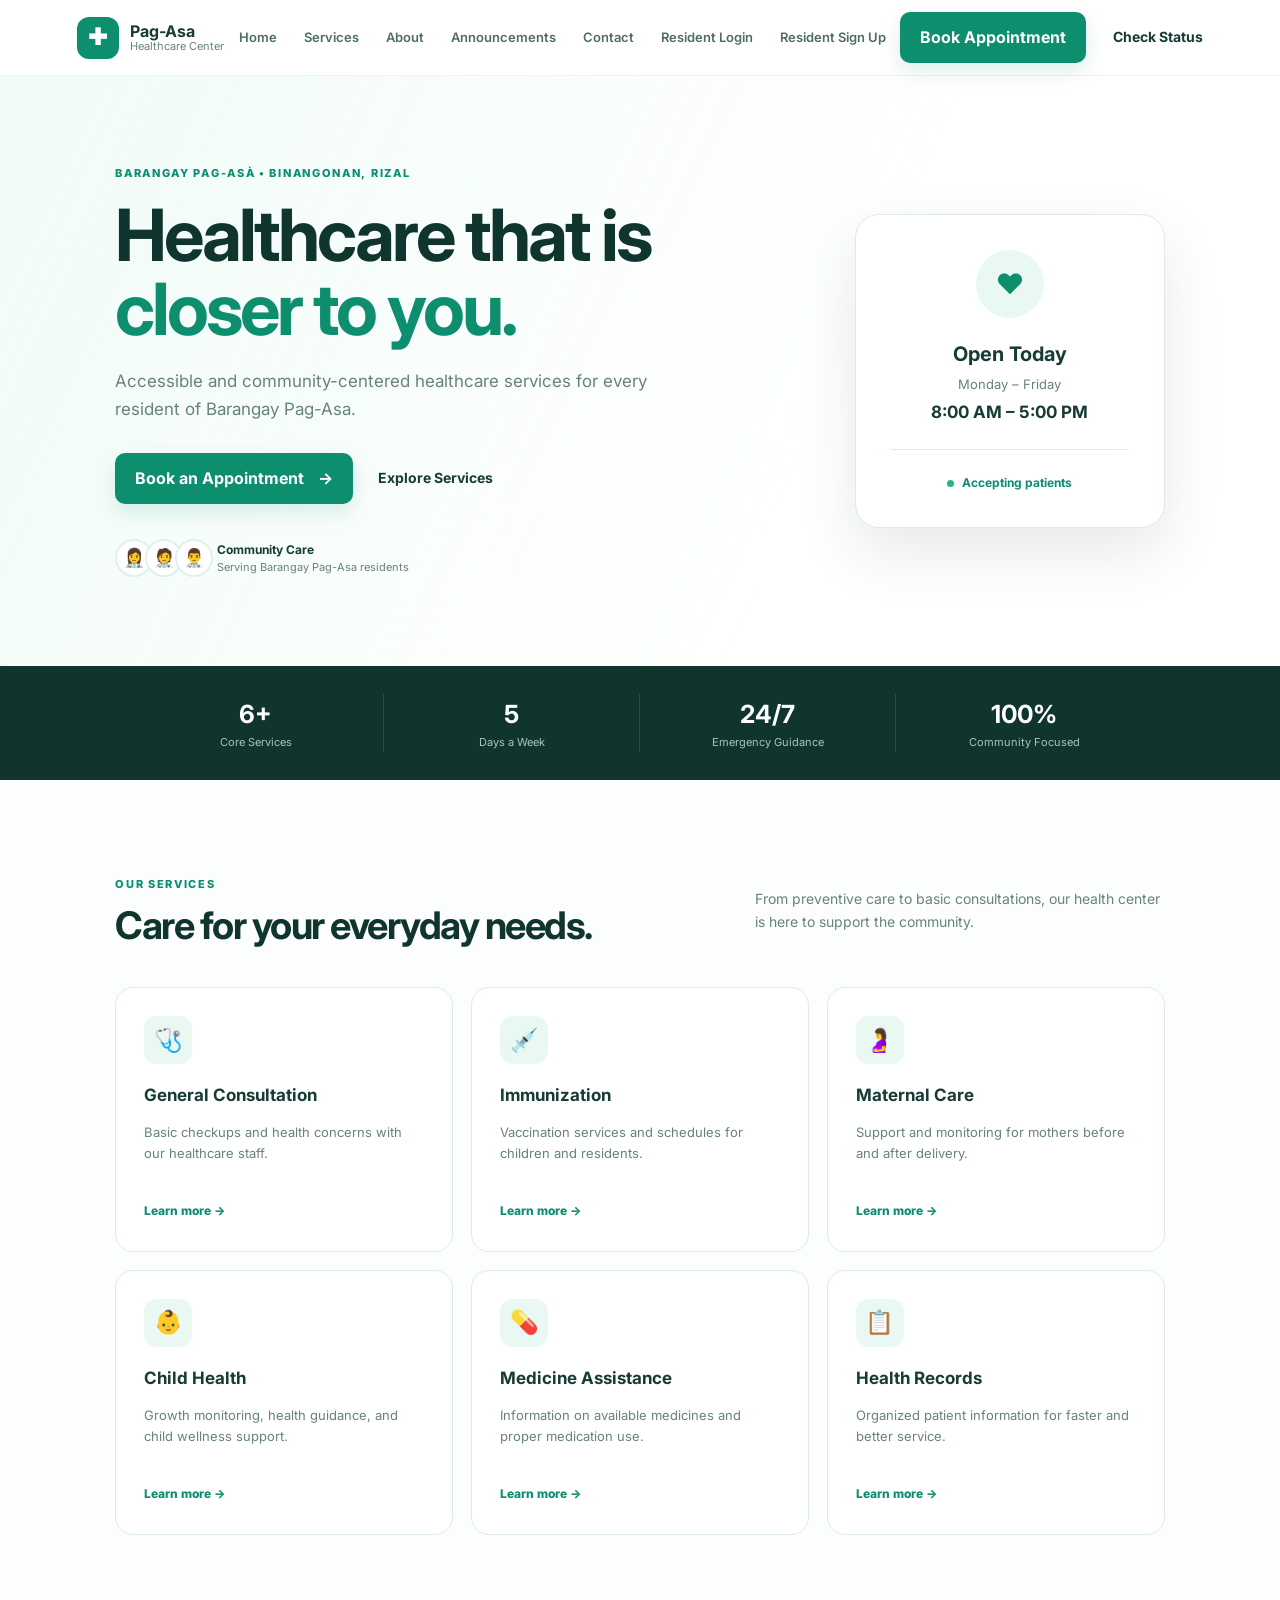
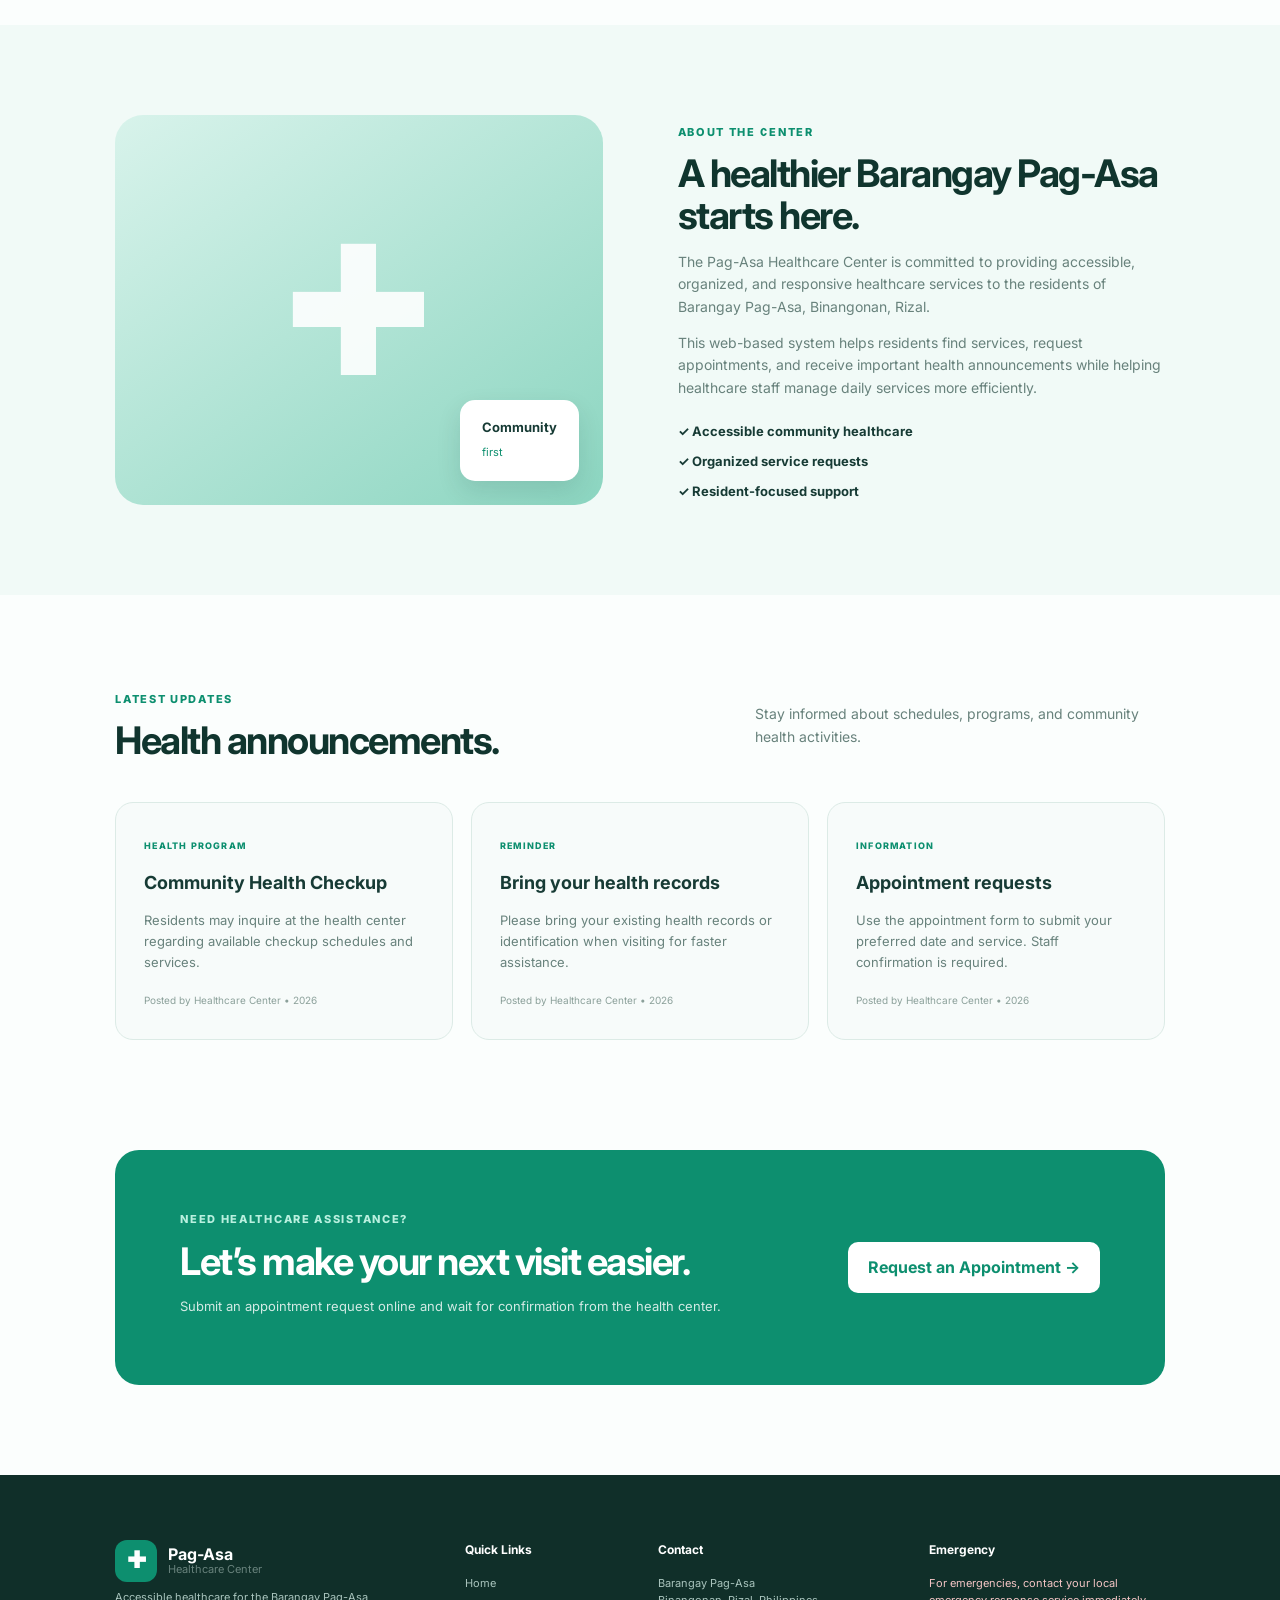
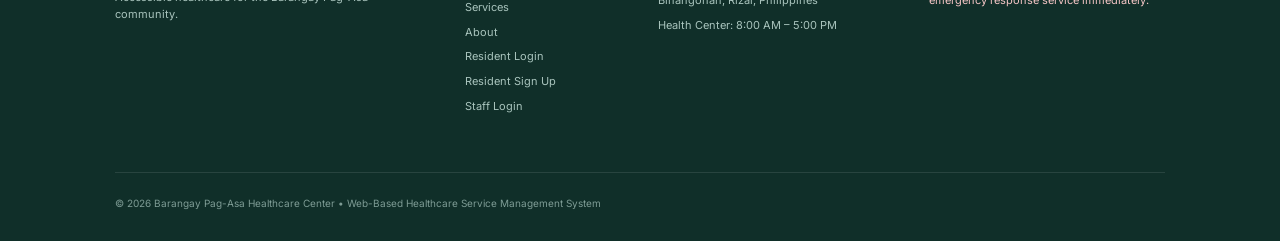
<file: index.html>
<!DOCTYPE html>
<html lang="en"><head><meta charset="UTF-8"><meta name="viewport" content="width=device-width,initial-scale=1"><meta name="description" content="Web-Based Healthcare Service Management System for Barangay Pag-Asa, Binangonan, Rizal"><title>Pag-Asa Healthcare Center</title><link rel="preconnect" href="https://fonts.googleapis.com"><link rel="preconnect" href="https://fonts.gstatic.com" crossorigin><link href="https://fonts.googleapis.com/css2?family=Inter:wght@400;500;600;700;800&display=swap" rel="stylesheet"><link rel="stylesheet" href="style.css"></head><body><header class="navbar"><div class="brand"><div class="brand-icon">✚</div><div><strong>Pag-Asa</strong><span>Healthcare Center</span></div></div><nav><a href="#home">Home</a><a href="#services">Services</a><a href="#about">About</a><a href="#announcements">Announcements</a><a href="#contact">Contact</a><a href="resident-login.html">Resident Login</a><a href="resident-register.html">Resident Sign Up</a></nav><button class="nav-btn" onclick="openModal()">Book Appointment</button><a class="secondary" href="status.html" style="margin-left:12px;">Check Status</a><button class="menu" onclick="toggleMenu()">☰</button></header><main><section id="home" class="hero"><div class="hero-content"><div class="eyebrow">BARANGAY PAG-ASÀ • BINANGONAN, RIZAL</div><h1>Healthcare that is <span>closer to you.</span></h1><p>Accessible and community-centered healthcare services for every resident of Barangay Pag-Asa.</p><div class="hero-actions"><button class="primary" onclick="openModal()">Book an Appointment <span>→</span></button><a class="secondary" href="#services">Explore Services</a></div><div class="trust"><div class="avatars"><i>👩‍⚕️</i><i>🧑‍⚕️</i><i>👨‍⚕️</i></div><div><strong>Community Care</strong><small>Serving Barangay Pag-Asa residents</small></div></div></div><div class="hero-card"><div class="pulse">♥</div><h3>Open Today</h3><p>Monday – Friday</p><strong>8:00 AM – 5:00 PM</strong><hr><div class="status"><span></span> Accepting patients</div></div></section><section class="stats"><div><strong>6+</strong><span>Core Services</span></div><div><strong>5</strong><span>Days a Week</span></div><div><strong>24/7</strong><span>Emergency Guidance</span></div><div><strong>100%</strong><span>Community Focused</span></div></section><section id="services" class="section"><div class="section-heading"><div><span class="kicker">OUR SERVICES</span><h2>Care for your everyday needs.</h2></div><p>From preventive care to basic consultations, our health center is here to support the community.</p></div><div class="service-grid"><article><div class="icon">🩺</div><h3>General Consultation</h3><p>Basic checkups and health concerns with our healthcare staff.</p><a href="#contact">Learn more →</a></article><article><div class="icon">💉</div><h3>Immunization</h3><p>Vaccination services and schedules for children and residents.</p><a href="#contact">Learn more →</a></article><article><div class="icon">🤰</div><h3>Maternal Care</h3><p>Support and monitoring for mothers before and after delivery.</p><a href="#contact">Learn more →</a></article><article><div class="icon">👶</div><h3>Child Health</h3><p>Growth monitoring, health guidance, and child wellness support.</p><a href="#contact">Learn more →</a></article><article><div class="icon">💊</div><h3>Medicine Assistance</h3><p>Information on available medicines and proper medication use.</p><a href="#contact">Learn more →</a></article><article><div class="icon">📋</div><h3>Health Records</h3><p>Organized patient information for faster and better service.</p><a href="#contact">Learn more →</a></article></div></section><section id="about" class="about section"><div class="about-art"><div class="cross">✚</div><div class="about-badge"><strong>Community</strong><span>first</span></div></div><div><span class="kicker">ABOUT THE CENTER</span><h2>A healthier Barangay Pag-Asa starts here.</h2><p>The Pag-Asa Healthcare Center is committed to providing accessible, organized, and responsive healthcare services to the residents of Barangay Pag-Asa, Binangonan, Rizal.</p><p>This web-based system helps residents find services, request appointments, and receive important health announcements while helping healthcare staff manage daily services more efficiently.</p><div class="checks"><span>✓ Accessible community healthcare</span><span>✓ Organized service requests</span><span>✓ Resident-focused support</span></div></div></section><section id="announcements" class="section announcement"><div class="section-heading"><div><span class="kicker">LATEST UPDATES</span><h2>Health announcements.</h2></div><p>Stay informed about schedules, programs, and community health activities.</p></div><div class="announcement-grid"><article><span class="tag">HEALTH PROGRAM</span><h3>Community Health Checkup</h3><p>Residents may inquire at the health center regarding available checkup schedules and services.</p><small>Posted by Healthcare Center • 2026</small></article><article><span class="tag">REMINDER</span><h3>Bring your health records</h3><p>Please bring your existing health records or identification when visiting for faster assistance.</p><small>Posted by Healthcare Center • 2026</small></article><article><span class="tag">INFORMATION</span><h3>Appointment requests</h3><p>Use the appointment form to submit your preferred date and service. Staff confirmation is required.</p><small>Posted by Healthcare Center • 2026</small></article></div></section><section class="cta"><div><span class="kicker">NEED HEALTHCARE ASSISTANCE?</span><h2>Let’s make your next visit easier.</h2><p>Submit an appointment request online and wait for confirmation from the health center.</p></div><button class="primary light" onclick="openModal()">Request an Appointment →</button></section></main><footer id="contact"><div class="footer-brand"><div class="brand"><div class="brand-icon">✚</div><div><strong>Pag-Asa</strong><span>Healthcare Center</span></div></div><p>Accessible healthcare for the Barangay Pag-Asa community.</p></div><div><h4>Quick Links</h4><a href="#home">Home</a><a href="#services">Services</a><a href="#about">About</a><a href="resident-login.html">Resident Login</a><a href="resident-register.html">Resident Sign Up</a><a href="login.html">Staff Login</a></div><div><h4>Contact</h4><p>Barangay Pag-Asa<br>Binangonan, Rizal, Philippines</p><p>Health Center: 8:00 AM – 5:00 PM</p></div><div><h4>Emergency</h4><p class="emergency">For emergencies, contact your local emergency response service immediately.</p></div><div class="copyright">© 2026 Barangay Pag-Asa Healthcare Center • Web-Based Healthcare Service Management System</div></footer><div id="modal" class="modal" aria-hidden="true"><div class="modal-box"><button class="close" onclick="closeModal()">×</button><span class="kicker">APPOINTMENT REQUEST</span><h2>Book a healthcare visit</h2><p>Submit your details below. This is a prototype; your request will need staff confirmation.</p><form id="appointmentForm"><label>Full Name<input required name="name" placeholder="Juan Dela Cruz"></label><label>Contact Number<input required name="contact" placeholder="09XX XXX XXXX"></label><label>Email Address<input required type="email" name="email" placeholder="you@example.com"></label><label>Service<select required name="service"><option value="">Select a service</option><option>General Consultation</option><option>Immunization</option><option>Maternal Care</option><option>Child Health</option><option>Health Records</option></select></label><div class="form-row"><label>Preferred Date<input required type="date" name="date"></label><label>Preferred Time<select required name="time"><option value="">Select</option><option>8:00 AM</option><option>9:00 AM</option><option>10:00 AM</option><option>1:00 PM</option><option>2:00 PM</option><option>3:00 PM</option></select></label></div><label>Reason / Notes<textarea name="reason" rows="3" placeholder="Briefly describe your concern (optional)"></textarea></label><button class="primary full" type="submit">Submit Appointment Request</button></form><div id="success" class="success" hidden></div></div></div><script>
/* Same-browser prototype bridge: dashboard announcements appear here only in this browser. */
(function(){
 try{
  const saved=JSON.parse(localStorage.getItem('pagasaDashboardData')||'null');
  if(!saved||!Array.isArray(saved.announcements)||!saved.announcements.length)return;
  const grid=document.querySelector('.announcement-grid');
  if(!grid)return;
  const esc=v=>String(v??'').replace(/[&<>"']/g,c=>({'&':'&amp;','<':'&lt;','>':'&gt;','"':'&quot;',"'":'&#39;'}[c]));
  grid.innerHTML=saved.announcements.slice().reverse().map(a=>'<article><span class="tag">'+esc(a.category||'ANNOUNCEMENT')+'</span><h3>'+esc(a.title)+'</h3><p>'+esc(a.body)+'</p><small>Posted by Healthcare Center • '+esc(a.date||'')+'</small></article>').join('');
 }catch(e){}
})();
</script><script src="script.js"></script></body></html>
</file>
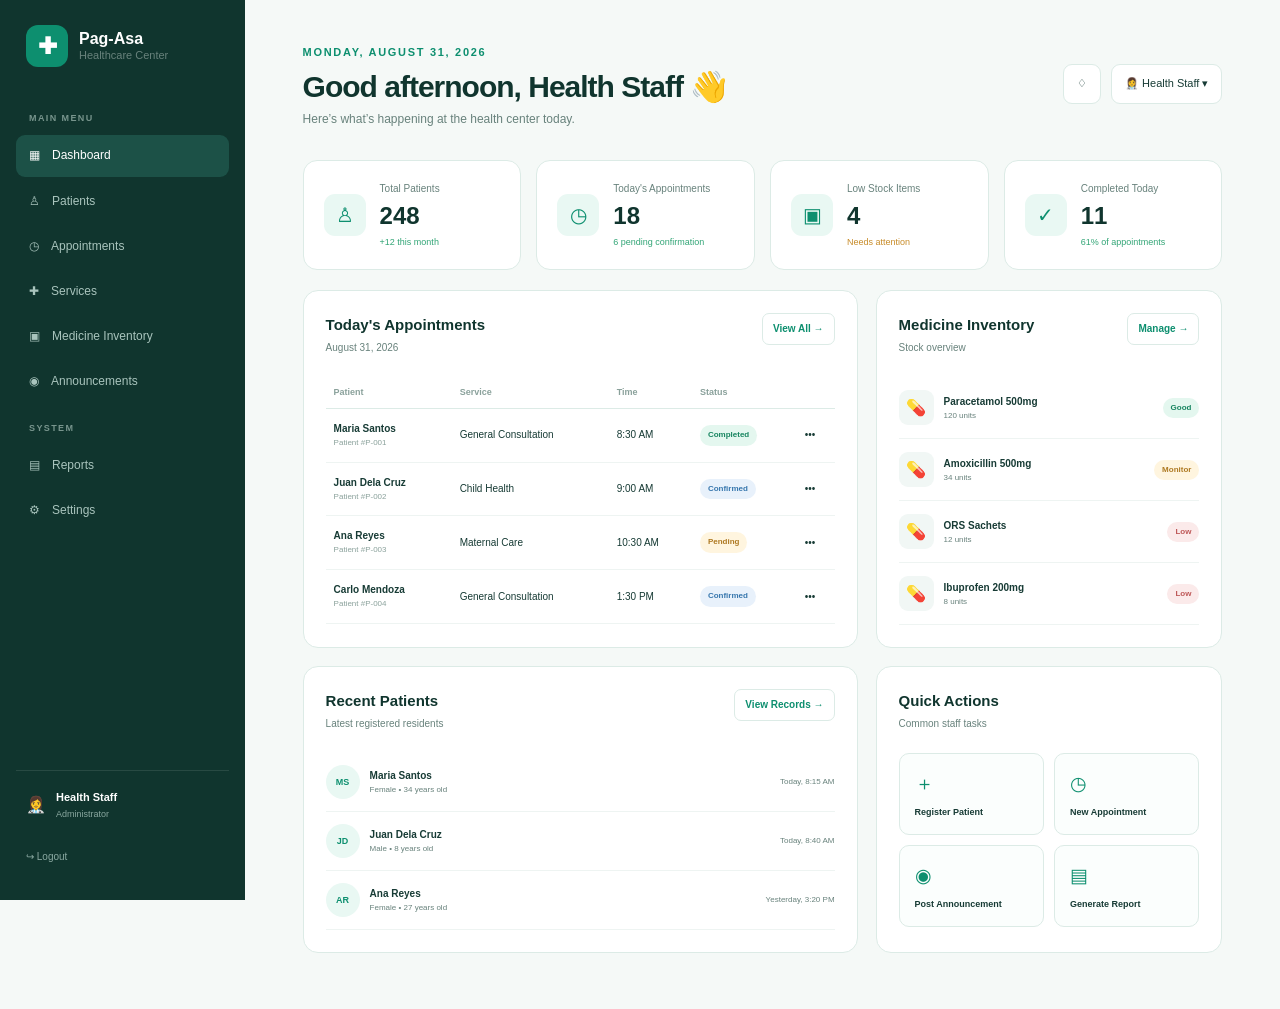
<file: dashboard-content.html>
<!DOCTYPE html>
<html lang="en"><head><meta charset="UTF-8"><meta name="viewport" content="width=device-width,initial-scale=1"><title>Admin Dashboard | Pag-Asa Healthcare</title><link rel="stylesheet" href="style.css"></head><body class="dashboard-body"><aside class="sidebar"><div class="brand"><div class="brand-icon">✚</div><div><strong>Pag-Asa</strong><span>Healthcare Center</span></div></div><div class="side-label">MAIN MENU</div><a class="active" href="#dashboard">▦ <span>Dashboard</span></a><a href="#patients">♙ <span>Patients</span></a><a href="#appointments">◷ <span>Appointments</span></a><a href="#services">✚ <span>Services</span></a><a href="#medicines">▣ <span>Medicine Inventory</span></a><a href="#announcements">◉ <span>Announcements</span></a><div class="side-label">SYSTEM</div><a href="#reports">▤ <span>Reports</span></a><a href="#settings">⚙ <span>Settings</span></a><div class="sidebar-bottom"><div class="user-mini">👩‍⚕️<div><strong>Health Staff</strong><small>Administrator</small></div></div><button onclick="logoutStaff()">↪ Logout</button></div></aside><main class="dash-main" id="dashboard"><header class="dash-header"><div><span class="kicker">MONDAY, AUGUST 31, 2026</span><h1>Good afternoon, Health Staff 👋</h1><p>Here’s what’s happening at the health center today.</p></div><div class="header-actions"><button class="notification">♢</button><button class="profile">👩‍⚕️ Health Staff ▾</button></div></header><section class="metric-grid"><div class="metric"><span class="metric-icon">♙</span><div><small>Total Patients</small><strong>248</strong><em>+12 this month</em></div></div><div class="metric"><span class="metric-icon">◷</span><div><small>Today's Appointments</small><strong>18</strong><em>6 pending confirmation</em></div></div><div class="metric"><span class="metric-icon">▣</span><div><small>Low Stock Items</small><strong>4</strong><em class="warn">Needs attention</em></div></div><div class="metric"><span class="metric-icon">✓</span><div><small>Completed Today</small><strong>11</strong><em>61% of appointments</em></div></div></section><section class="dash-grid"><div class="panel" id="appointments"><div class="panel-head"><div><h2>Today's Appointments</h2><p>August 31, 2026</p></div><button class="outline" onclick="showToast('Appointment management opened')">View All →</button></div><div class="table-wrap"><table><thead><tr><th>Patient</th><th>Service</th><th>Time</th><th>Status</th><th></th></tr></thead><tbody><tr><td><strong>Maria Santos</strong><small>Patient #P-001</small></td><td>General Consultation</td><td>8:30 AM</td><td><span class="pill green">Completed</span></td><td>•••</td></tr><tr><td><strong>Juan Dela Cruz</strong><small>Patient #P-002</small></td><td>Child Health</td><td>9:00 AM</td><td><span class="pill blue">Confirmed</span></td><td>•••</td></tr><tr><td><strong>Ana Reyes</strong><small>Patient #P-003</small></td><td>Maternal Care</td><td>10:30 AM</td><td><span class="pill yellow">Pending</span></td><td>•••</td></tr><tr><td><strong>Carlo Mendoza</strong><small>Patient #P-004</small></td><td>General Consultation</td><td>1:30 PM</td><td><span class="pill blue">Confirmed</span></td><td>•••</td></tr></tbody></table></div></div><div class="panel" id="medicines"><div class="panel-head"><div><h2>Medicine Inventory</h2><p>Stock overview</p></div><button class="outline" onclick="showToast('Inventory management opened')">Manage →</button></div><div class="stock-item"><div class="stock-icon">💊</div><div><strong>Paracetamol 500mg</strong><small>120 units</small></div><span class="stock ok">Good</span></div><div class="stock-item"><div class="stock-icon">💊</div><div><strong>Amoxicillin 500mg</strong><small>34 units</small></div><span class="stock medium">Monitor</span></div><div class="stock-item"><div class="stock-icon">💊</div><div><strong>ORS Sachets</strong><small>12 units</small></div><span class="stock low">Low</span></div><div class="stock-item"><div class="stock-icon">💊</div><div><strong>Ibuprofen 200mg</strong><small>8 units</small></div><span class="stock low">Low</span></div></div></section><section class="dash-grid lower"><div class="panel" id="patients"><div class="panel-head"><div><h2>Recent Patients</h2><p>Latest registered residents</p></div><button class="outline" onclick="showToast('Patient records opened')">View Records →</button></div><div class="patient-list"><div><span class="avatar">MS</span><div><strong>Maria Santos</strong><small>Female • 34 years old</small></div><time>Today, 8:15 AM</time></div><div><span class="avatar">JD</span><div><strong>Juan Dela Cruz</strong><small>Male • 8 years old</small></div><time>Today, 8:40 AM</time></div><div><span class="avatar">AR</span><div><strong>Ana Reyes</strong><small>Female • 27 years old</small></div><time>Yesterday, 3:20 PM</time></div></div></div><div class="panel"><div class="panel-head"><div><h2>Quick Actions</h2><p>Common staff tasks</p></div></div><div class="quick-grid"><button onclick="openPatient()">＋<span>Register Patient</span></button><button onclick="showToast('Appointment form opened')">◷<span>New Appointment</span></button><button onclick="showToast('Announcement editor opened')">◉<span>Post Announcement</span></button><button onclick="showToast('Report generator opened')">▤<span>Generate Report</span></button></div></div></section></main><div id="patientModal" class="modal"><div class="modal-box"><button class="close" onclick="closePatient()">×</button><span class="kicker">PATIENT REGISTRATION</span><h2>Register a patient</h2><form onsubmit="registerPatient(event)"><label>Full Name<input required placeholder="Juan Dela Cruz"></label><div class="form-row"><label>Date of Birth<input required type="date"></label><label>Sex<select required><option value="">Select</option><option>Female</option><option>Male</option></select></label></div><label>Contact Number<input required placeholder="09XX XXX XXXX"></label><label>Address<textarea rows="2" placeholder="Barangay Pag-Asa, Binangonan, Rizal"></textarea></label><button class="primary full">Register Patient</button></form></div></div><div id="toast" class="toast"></div><script src="script.js"></script><script>function logoutStaff(){sessionStorage.removeItem('staffLoggedIn');sessionStorage.removeItem('staffName');location.replace('login.html')}</script></body></html>
</file>
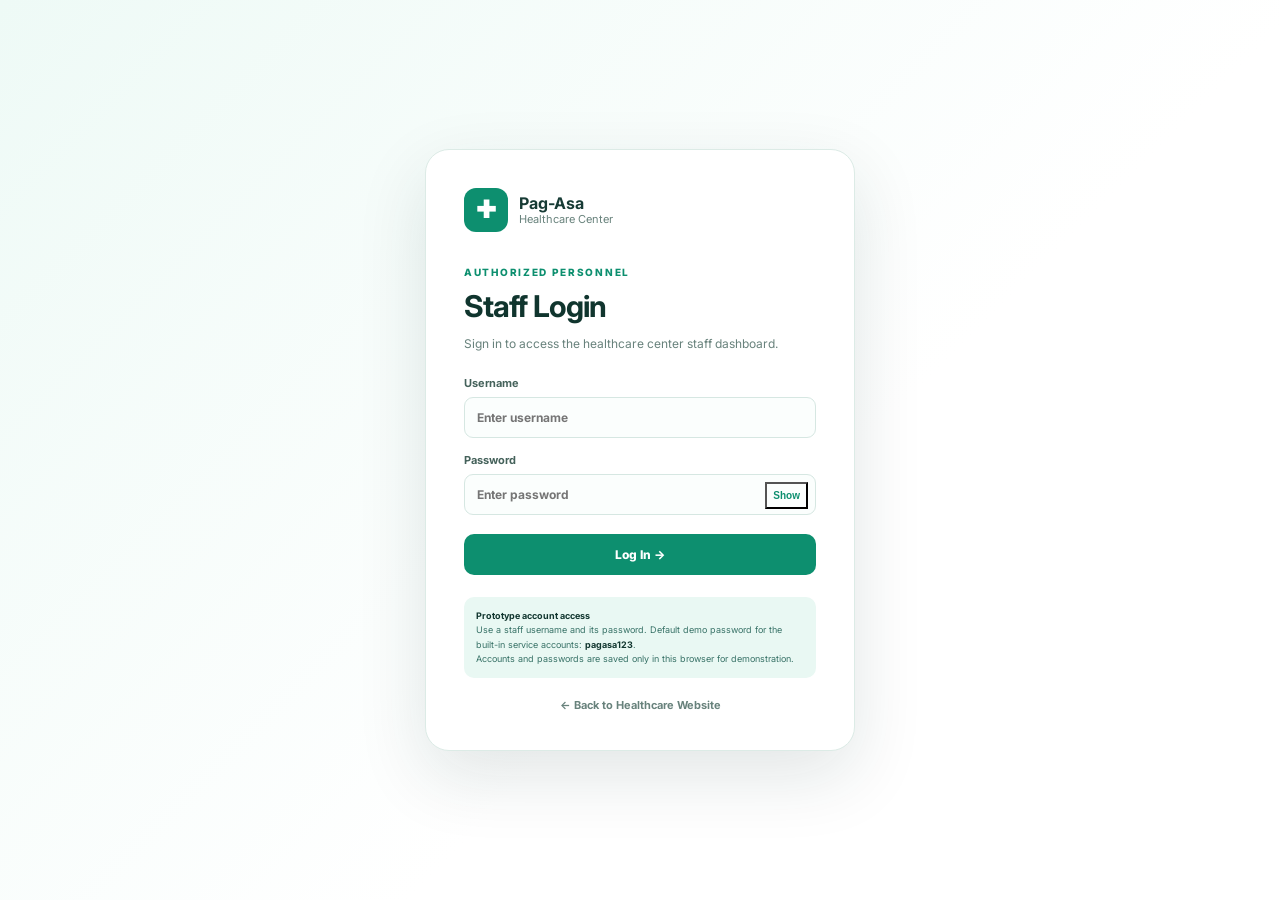
<file: dashboard-gate.html>
<!DOCTYPE html><html lang="en"><head><meta charset="UTF-8"><meta name="viewport" content="width=device-width,initial-scale=1"><title>Staff Dashboard | Pag-Asa Healthcare</title><script>if(sessionStorage.getItem('staffLoggedIn')==='true'){location.replace('dashboard-content.html')}else{location.replace('login.html')}</script></head><body></body></html>
</file>
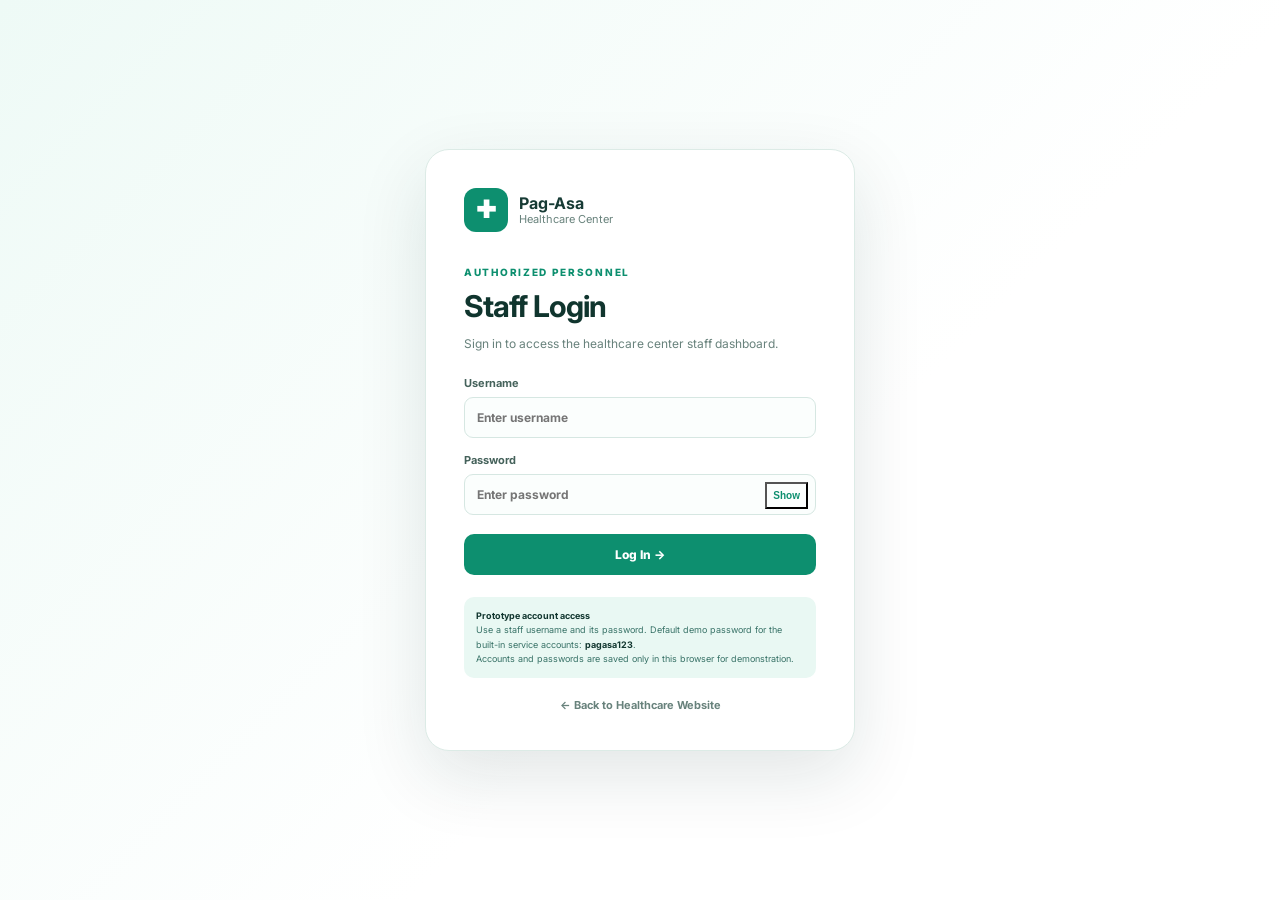
<file: dashboard.html>
<!DOCTYPE html>
<html lang="en">
<head>
<meta charset="UTF-8"><meta name="viewport" content="width=device-width,initial-scale=1">
<title>Staff Dashboard | Pag-Asa Healthcare Center</title>
<link rel="stylesheet" href="style.css">
<style>
:root{--g:#087f63;--dk:#123b32;--mint:#eaf7f2;--line:#dce9e4;--muted:#6a8179}
.dashboard-body{background:#f5f8f7;color:#203e36;font-family:Inter,Arial,sans-serif;margin:0;min-height:100vh}
.sidebar{width:245px;background:#10352e;color:#d7e9e4;min-height:100vh;padding:22px 14px;position:fixed;inset:0 auto 0 0;display:flex;flex-direction:column;overflow:auto;z-index:5}
.sidebar .brand{padding:0 10px 22px}.sidebar .brand strong{color:white}.side-label{font-size:9px;letter-spacing:1.3px;color:#78958d;font-weight:800;padding:14px 13px 7px}
.sidebar a{padding:11px 13px;border-radius:9px;font-size:12px;margin:2px 0;color:#a9c4bd;display:flex;gap:12px;align-items:center;cursor:pointer}.sidebar a:hover,.sidebar a.active{background:#1c5147;color:white}
.sidebar-bottom{margin-top:auto}.user-mini{border-top:1px solid #ffffff20;padding:18px 10px;display:flex;gap:10px;align-items:center}.user-mini strong,.user-mini small{display:block}.user-mini strong{font-size:11px;color:white}.user-mini small{font-size:9px;color:#89a79f}.sidebar-bottom button{background:transparent;color:#a9c4bd;font-size:10px;padding:10px}
.dash-main{margin-left:245px;width:calc(100% - 245px);padding:30px 4%;box-sizing:border-box}.dash-header{display:flex;justify-content:space-between;align-items:center;gap:20px;margin-bottom:22px}.dash-header h1{font-size:29px;letter-spacing:-.8px;margin:6px 0;color:var(--dk)}.dash-header p{margin:0;color:var(--muted);font-size:12px}.kicker{font-size:10px;letter-spacing:1.4px;color:var(--g);font-weight:800}.header-actions{display:flex;gap:8px;align-items:center}.btn,.outline,.notification,.profile{border:1px solid var(--line);background:white;color:#23443a;padding:10px 13px;border-radius:9px;font-size:11px;font-weight:700;cursor:pointer}.btn.primary{background:var(--g);border-color:var(--g);color:white}.btn.danger{background:#fff0f0;color:#b33a3a;border-color:#f1d1d1}.btn.small{padding:6px 9px;font-size:10px}.metric-grid{display:grid;grid-template-columns:repeat(4,minmax(0,1fr));gap:12px;margin-bottom:18px}.metric,.panel{background:white;border:1px solid var(--line);border-radius:14px;padding:18px;min-width:0}.metric small,.metric strong,.metric em{display:block}.metric small{font-size:10px;color:var(--muted)}.metric strong{font-size:25px;color:var(--dk)}.metric em{font-size:9px;color:var(--g);font-style:normal}.dash-grid{display:grid;grid-template-columns:1.4fr 1fr;gap:15px;margin-bottom:15px}.panel-head{display:flex;justify-content:space-between;align-items:start;gap:12px;margin-bottom:15px}.panel h2{font-size:15px;margin:0;color:var(--dk)}.panel-head p{font-size:10px;color:var(--muted);margin:3px 0}.table-wrap{overflow:auto}table{width:100%;border-collapse:collapse;font-size:11px}th{text-align:left;color:#7a9289;font-size:9px;padding:9px;border-bottom:1px solid var(--line)}td{padding:11px 9px;border-bottom:1px solid #edf3f0;vertical-align:middle}td small{display:block;color:var(--muted);font-size:9px}.pill{display:inline-block;padding:4px 8px;border-radius:20px;font-size:9px;font-weight:700;background:#edf3f0}.pill.green{background:#e4f7ef;color:#16845f}.pill.blue{background:#e8f1fb;color:#3676ad}.pill.yellow{background:#fff5df;color:#ae7922}.pill.red{background:#fdeaea;color:#b33a3a}.field-grid{display:grid;grid-template-columns:repeat(2,minmax(0,1fr));gap:12px}.field-grid .wide{grid-column:1/-1}label{display:block;font-size:10px;font-weight:700;color:#4c685f}input,select,textarea{display:block;width:100%;box-sizing:border-box;margin-top:5px;border:1px solid #d6e7e2;border-radius:8px;padding:10px;font:inherit;font-size:11px;background:#fbfefd;color:#203e36}textarea{resize:vertical}.form-actions{display:flex;gap:8px;flex-wrap:wrap;margin-top:14px}.notice{border:1px solid #f0dfb4;background:#fff9e9;padding:12px;border-radius:10px;font-size:11px;color:#765a20;margin-bottom:15px}.list-row{display:flex;justify-content:space-between;align-items:center;gap:12px;padding:13px 0;border-bottom:1px solid #edf3f0}.list-row:last-child{border-bottom:0}.list-row strong,.list-row small{display:block}.list-row strong{font-size:11px}.list-row small{font-size:10px;color:var(--muted)}.actions{display:flex;gap:6px;flex-wrap:wrap}.toast{position:fixed;right:22px;bottom:22px;background:#10352e;color:white;padding:12px 17px;border-radius:9px;font-size:11px;z-index:99;display:none;max-width:80vw}.toast.show{display:block}.empty{padding:22px;text-align:center;color:var(--muted);font-size:11px}.switch-row{display:flex;justify-content:space-between;gap:15px;align-items:center;padding:12px 0;border-bottom:1px solid #edf3f0}.switch-row strong{font-size:11px}.switch-row small{display:block;font-size:10px;color:var(--muted)}.badge-count{background:#e6f4ee;color:#087f63;border-radius:20px;padding:2px 6px;font-size:9px;margin-left:auto}
@media(max-width:950px){.sidebar{width:68px;padding:18px 7px}.sidebar .brand div:not(.brand-icon),.sidebar a span,.side-label,.sidebar-bottom{display:none}.sidebar .brand{padding:0 5px 20px}.sidebar a{justify-content:center;padding:12px 6px}.dash-main{margin-left:68px;width:calc(100% - 68px);padding:22px 3%}.metric-grid{grid-template-columns:repeat(2,minmax(0,1fr))}.dash-grid{grid-template-columns:1fr}}
@media(max-width:600px){.dash-header{display:block}.header-actions{margin-top:12px;flex-wrap:wrap}.dash-header h1{font-size:24px}.metric-grid{grid-template-columns:1fr 1fr}.metric{padding:12px}.field-grid{grid-template-columns:1fr}.field-grid .wide{grid-column:auto}.panel{padding:13px}.profile{display:none}}
</style>
</head>
<body class="dashboard-body">
<aside class="sidebar">
<div class="brand"><div class="brand-icon">✚</div><div><strong>Pag-Asa</strong><span>Healthcare Center</span></div></div>
<div class="side-label">MAIN MENU</div>
<a class="active" href="#dashboard" data-view="dashboard">▦ <span>Dashboard</span></a>
<a href="#notifications" data-view="notifications">♢ <span>Notifications</span><b id="notificationBadge" class="badge-count">0</b></a>
<a href="#patients" data-view="patients">♙ <span>Patients</span></a>
<a href="#appointments" data-view="appointments">◷ <span>Appointments</span></a>
<a href="#queue" data-view="queue">⌁ <span>Queueing</span></a>
<a href="#announcements" data-view="announcements">◉ <span>Announcements</span></a>
<a href="#accounts" data-view="accounts">♧ <span>Staff Accounts</span></a>
<div class="side-label">SYSTEM</div>
<a href="#reports" data-view="reports">▤ <span>Reports</span></a>
<a href="#settings" data-view="settings">⚙ <span>System Settings</span></a>
<div class="sidebar-bottom"><div class="user-mini">👩‍⚕️<div><strong id="sideUser">Health Staff</strong><small>Prototype Administrator</small></div></div><button onclick="sessionStorage.removeItem('staffLoggedIn');sessionStorage.removeItem('staffName');location.href='index.html'">← Back to Website</button></div>
</aside>
<main class="dash-main">
<header class="dash-header"><div><span class="kicker">BARANGAY PAG-ASA • BINANGONAN, RIZAL</span><h1 id="pageTitle">Dashboard Overview</h1><p id="pageSubtitle">Manage daily healthcare services in one place.</p></div><div class="header-actions"><button class="notification" onclick="navigate('notifications')">♢ Notifications <span id="headerNotifCount">0</span></button><button class="profile" id="profileName">👩‍⚕️ Health Staff ▾</button></div></header>
<div class="notice"><strong>Prototype mode:</strong> Data entered here is saved only in this browser using local storage. Use fictional sample data only; do not enter real patient health information.</div>
<div id="viewRoot"></div>
</main><div id="toast" class="toast" role="status"></div>
<script>
(function(){
'use strict';
if(sessionStorage.getItem('staffLoggedIn')!=='true'){location.replace('login.html');return;}
const $=s=>document.querySelector(s);
const roles=['Midwife','Med Corner Staff','Immunization Staff','Family Planning Staff','Doctor / Checkup','TB Program Staff','Maternal / Postpartum Staff'];
const defaultData={
patients:[{id:1,name:'Maria Santos',birth:'1992-05-10',sex:'Female',contact:'0917 000 0001',address:'Barangay Pag-Asa, Binangonan, Rizal'},{id:2,name:'Juan Dela Cruz',birth:'2017-02-14',sex:'Male',contact:'0917 000 0002',address:'Barangay Pag-Asa, Binangonan, Rizal'}],
appointments:[{id:1,name:'Maria Santos',service:'Doctor / Checkup',date:new Date().toISOString().slice(0,10),time:'08:30',contact:'0917 000 0001',status:'Confirmed',tracking:'PA-DEMO-001'},{id:2,name:'Juan Dela Cruz',service:'Immunization',date:new Date().toISOString().slice(0,10),time:'09:00',contact:'0917 000 0002',status:'Pending',tracking:'PA-DEMO-002'}],
queue:[{id:1,name:'Maria Santos',service:'Doctor / Checkup',number:1,status:'Serving',date:new Date().toISOString().slice(0,10)},{id:2,name:'Juan Dela Cruz',service:'Immunization',number:2,status:'Waiting',date:new Date().toISOString().slice(0,10)}],
announcements:[{id:1,title:'Community Health Checkup',body:'Please visit the health center to inquire about the available checkup schedule.',category:'Health Program',date:new Date().toISOString().slice(0,10)}],
accounts:roles.map((role,i)=>({id:i+1,name:role,username:role.toLowerCase().replace(/[^a-z]+/g,'.').replace(/^\.|\.$/g,''),role:role,status:'Active'})),
notifications:[{id:1,title:'New appointment request',body:'Juan Dela Cruz — Immunization',date:new Date().toLocaleString(),read:false},{id:2,title:'Welcome to the dashboard',body:'Use the left menu to manage the prototype.',date:new Date().toLocaleString(),read:false}],
settings:{center:'Pag-Asa Healthcare Center',barangay:'Barangay Pag-Asa, Binangonan, Rizal',hours:'Monday–Friday, 8:00 AM–5:00 PM',appointmentNotice:true,queueNotice:true,maintenance:false},
services:['Doctor / Checkup','Immunization','Family Planning','TB Program','Maternal / Postpartum Checkup','Med Corner','Child Health','Health Records']
};
let db;
try{db=JSON.parse(localStorage.getItem('pagasaDashboardData')||'null')||defaultData;}catch(e){db=defaultData;}
function save(){localStorage.setItem('pagasaDashboardData',JSON.stringify(db));}
function esc(v){return String(v??'').replace(/[&<>"']/g,c=>({'&':'&amp;','<':'&lt;','>':'&gt;','"':'&quot;',"'":'&#39;'}[c]));}
function toast(s){const t=$('#toast');t.textContent=s;t.classList.add('show');clearTimeout(window.__pagasaToast);window.__pagasaToast=setTimeout(()=>t.classList.remove('show'),2600);}
function idOf(arr){return Math.max(0,...arr.map(x=>Number(x.id)||0))+1;}
function addNotification(title,body){db.notifications.unshift({id:idOf(db.notifications),title,body,date:new Date().toLocaleString(),read:false});save();updateCounts();}
function updateCounts(){const n=db.notifications.filter(x=>!x.read).length;$('#notificationBadge').textContent=n;$('#headerNotifCount').textContent=n;}
const titles={dashboard:['Dashboard Overview','Manage daily healthcare services in one place.'],notifications:['Notifications','Recent requests and staff activity.'],patients:['Patient Records','Manage the prototype patient list.'],appointments:['Appointment Management','Create requests and update appointment status.'],queue:['Queue Management','Check in patients, call the next patient, and complete visits.'],announcements:['Announcements','Publish notices for the public website prototype.'],accounts:['Staff Accounts','Create and manage role-specific staff accounts.'],reports:['Reports','Review basic appointment and queue totals.'],settings:['System Settings','Configure center details, service availability, and preferences.']};
let current='dashboard';
function navigate(view){current=view in titles?view:'dashboard';document.querySelectorAll('[data-view]').forEach(a=>a.classList.toggle('active',a.dataset.view===current));$('#pageTitle').textContent=titles[current][0];$('#pageSubtitle').textContent=titles[current][1];render();location.hash=current;}
window.navigate=navigate;
function panel(title,subtitle,body,actions=''){return '<section class="panel"><div class="panel-head"><div><h2>'+title+'</h2><p>'+subtitle+'</p></div>'+actions+'</div>'+body+'</section>';}
function table(headers,rows){return '<div class="table-wrap"><table><thead><tr>'+headers.map(h=>'<th>'+h+'</th>').join('')+'</tr></thead><tbody>'+ (rows||[]).join('')+'</tbody></table></div>';}
function statusPill(s){const cls=s==='Completed'||s==='Active'||s==='Published'?'green':s==='Confirmed'||s==='Serving'?'blue':s==='Cancelled'||s==='Rejected'?'red':'yellow';return '<span class="pill '+cls+'">'+esc(s)+'</span>';}
function appointmentRows(){return db.appointments.slice().sort((a,b)=>(a.date+a.time).localeCompare(b.date+b.time)).map(a=>'<tr><td><strong>'+esc(a.name)+'</strong><small>'+esc(a.tracking||'—')+'</small></td><td>'+esc(a.service)+'</td><td>'+esc(a.date)+'<small>'+esc(a.time)+'</small></td><td>'+statusPill(a.status)+'</td><td><div class="actions"><button class="btn small" data-act="appt-status" data-id="'+a.id+'" data-status="Confirmed">Confirm</button><button class="btn small" data-act="appt-status" data-id="'+a.id+'" data-status="Cancelled">Cancel</button></div></td></tr>');}
function queueRows(){return db.queue.filter(q=>q.date===new Date().toISOString().slice(0,10)).sort((a,b)=>a.number-b.number).map(q=>'<tr><td><strong>Q-'+String(q.number).padStart(3,'0')+'</strong></td><td>'+esc(q.name)+'</td><td>'+esc(q.service)+'</td><td>'+statusPill(q.status)+'</td><td><div class="actions">'+(q.status==='Waiting'?'<button class="btn small" data-act="queue-call" data-id="'+q.id+'">Call</button>':'')+(q.status==='Serving'?'<button class="btn small" data-act="queue-done" data-id="'+q.id+'">Complete</button>':'')+'</div></td></tr>');}
function renderDashboard(){const today=new Date().toISOString().slice(0,10),todayAppts=db.appointments.filter(a=>a.date===today),waiting=db.queue.filter(q=>q.date===today&&q.status==='Waiting').length,done=db.queue.filter(q=>q.date===today&&q.status==='Completed').length;return '<div class="metric-grid"><div class="metric"><small>Total Patients</small><strong>'+db.patients.length+'</strong><em>Prototype records</em></div><div class="metric"><small>Today\'s Appointments</small><strong>'+todayAppts.length+'</strong><em>'+todayAppts.filter(a=>a.status==='Pending').length+' pending</em></div><div class="metric"><small>Waiting in Queue</small><strong>'+waiting+'</strong><em>Waiting for service</em></div><div class="metric"><small>Completed Today</small><strong>'+done+'</strong><em>Visits completed</em></div></div><div class="dash-grid">'+panel('Today\'s Appointments','Latest appointment requests',table(['Resident','Service','Date / Time','Status','Actions'],appointmentRows().slice(0,5)))+panel('Today\'s Queue','Use actions to update patient flow',table(['Queue','Resident','Service','Status','Actions'],queueRows()))+'</div><div class="dash-grid">'+panel('Quick Actions','Start a common task','<div class="actions"><button class="btn primary" data-go="appointments">＋ New Appointment</button><button class="btn" data-go="announcements">＋ Post Announcement</button><button class="btn" data-go="accounts">＋ Add Staff Account</button><button class="btn" data-go="settings">⚙ System Settings</button></div>')+panel('Recent Notifications','Unread activity',renderNotificationList(true))+'</div>';}
function renderNotificationList(short){const items=db.notifications.slice(0,short?4:100);if(!items.length)return '<div class="empty">No notifications yet.</div>';return items.map(n=>'<div class="list-row"><div><strong>'+esc(n.title)+' '+(n.read?'':'<span class="pill yellow">New</span>')+'</strong><small>'+esc(n.body)+' • '+esc(n.date)+'</small></div><button class="btn small" data-act="notif-read" data-id="'+n.id+'">'+(n.read?'Read':'Mark read')+'</button></div>').join('')+(short?'<div class="form-actions"><button class="btn" data-go="notifications">View all notifications</button></div>':'<div class="form-actions"><button class="btn" data-act="notif-all">Mark all as read</button></div>');}
function renderPatients(){return panel('Register Patient','Add a fictional sample patient for testing','<form id="patientForm"><div class="field-grid"><label>Full name<input name="name" required></label><label>Date of birth<input name="birth" type="date"></label><label>Sex<select name="sex"><option>Not specified</option><option>Female</option><option>Male</option></select></label><label>Contact number<input name="contact"></label><label class="wide">Address<input name="address" value="Barangay Pag-Asa, Binangonan, Rizal"></label></div><div class="form-actions"><button class="btn primary">Save Patient</button></div></form>')+panel('Patient List','Prototype records only',table(['ID','Name','Birth date','Sex','Contact','Address',''],db.patients.map(p=>'<tr><td>P-'+String(p.id).padStart(3,'0')+'</td><td>'+esc(p.name)+'</td><td>'+esc(p.birth||'—')+'</td><td>'+esc(p.sex||'—')+'</td><td>'+esc(p.contact||'—')+'</td><td>'+esc(p.address||'—')+'</td><td><button class="btn small danger" data-act="patient-delete" data-id="'+p.id+'">Delete</button></td></tr>')));}
function renderAppointments(){return panel('New Appointment','Create a sample appointment request','<form id="appointmentForm"><div class="field-grid"><label>Resident name<input name="name" required></label><label>Contact number<input name="contact" required></label><label>Healthcare service<select name="service">'+db.services.filter(s=>db.serviceEnabled?.[s]!==false).map(s=>'<option>'+esc(s)+'</option>').join('')+'</select></label><label>Appointment date<input name="date" type="date" min="'+new Date().toISOString().slice(0,10)+'" required></label><label>Preferred time<input name="time" type="time" required></label><label class="wide">Reason / notes<textarea name="reason" rows="2"></textarea></label></div><div class="form-actions"><button class="btn primary">Create Appointment</button></div></form>')+panel('Appointment Requests','Confirm or cancel a request',table(['Resident / Tracking','Service','Date / Time','Status','Actions'],appointmentRows()));}
function renderQueue(){return panel('Add to Queue','Add a resident who has arrived at the center','<form id="queueForm"><div class="field-grid"><label>Resident name<input name="name" required></label><label>Service<select name="service">'+db.services.filter(s=>db.serviceEnabled?.[s]!==false).map(s=>'<option>'+esc(s)+'</option>').join('')+'</select></label><label class="wide">Appointment (optional)<select name="appointment"><option value="">Walk-in / not linked</option>'+db.appointments.map(a=>'<option value="'+a.id+'">'+esc(a.name+' — '+a.tracking)+'</option>').join('')+'</select></label></div><div class="form-actions"><button class="btn primary">Add to Queue</button><button type="button" class="btn" data-act="queue-call-next">Call Next Waiting</button></div></form>')+panel('Today\'s Queue','Call waiting residents and complete active visits',table(['Queue No.','Resident','Service','Status','Actions'],queueRows()));}
function renderAnnouncements(){return panel('Post Announcement','New announcements appear in this prototype list','<form id="announcementForm"><div class="field-grid"><label class="wide">Announcement title<input name="title" required maxlength="150"></label><label>Category<select name="category"><option>Health Program</option><option>Schedule Update</option><option>Reminder</option><option>Public Advisory</option></select></label><label class="wide">Message<textarea name="body" rows="4" required></textarea></label></div><div class="form-actions"><button class="btn primary">Publish Announcement</button></div></form>')+panel('Published Announcements','Manage public notices',db.announcements.length?db.announcements.slice().reverse().map(a=>'<div class="list-row"><div><strong>'+esc(a.title)+' '+statusPill('Published')+'</strong><small>'+esc(a.category)+' • '+esc(a.date)+'</small><p style="font-size:11px;margin:8px 0 0">'+esc(a.body)+'</p></div><button class="btn small danger" data-act="announcement-delete" data-id="'+a.id+'">Delete</button></div>').join(''):'<div class="empty">No announcements published.</div>');}
function renderAccounts(){return panel('Create Staff Account','Create a login-enabled prototype account for each service team','<form id="accountForm"><div class="field-grid"><label>Staff name<input name="name" required></label><label>Username<input name="username" required></label><label>Password<input name="password" type="password" minlength="6" value="pagasa123" required></label><label>Healthcare role<select name="role">'+roles.map(r=>'<option>'+esc(r)+'</option>').join('')+'</select></label><label>Status<select name="status"><option>Active</option><option>Inactive</option></select></label></div><div class="form-actions"><button class="btn primary">Add Staff Account</button></div><p style="font-size:10px;color:#9a6c1d">Prototype only: passwords are stored in this browser, not securely. Do not use real passwords.</p></form>')+panel('Staff / Service Accounts','These profiles represent the teams you requested',table(['Staff / Team','Username','Role','Status','Actions'],db.accounts.map(a=>'<tr><td><strong>'+esc(a.name)+'</strong></td><td>'+esc(a.username)+'<small>Default demo password: pagasa123 unless changed</small></td><td>'+esc(a.role)+'</td><td>'+statusPill(a.status)+'</td><td><button class="btn small" data-act="account-toggle" data-id="'+a.id+'">'+(a.status==='Active'?'Deactivate':'Activate')+'</button> <button class="btn small danger" data-act="account-delete" data-id="'+a.id+'">Delete</button></td></tr>')));}
function renderReports(){const today=new Date().toISOString().slice(0,10);const ap=db.appointments.filter(a=>a.date===today);const count=s=>ap.filter(a=>a.status===s).length;return '<div class="metric-grid"><div class="metric"><small>Appointments Today</small><strong>'+ap.length+'</strong></div><div class="metric"><small>Pending</small><strong>'+count('Pending')+'</strong></div><div class="metric"><small>Confirmed</small><strong>'+count('Confirmed')+'</strong></div><div class="metric"><small>Completed Queue</small><strong>'+db.queue.filter(q=>q.date===today&&q.status==='Completed').length+'</strong></div></div>'+panel('Appointments by Service','Counts from prototype records',table(['Service','Appointments'],db.services.map(s=>'<tr><td>'+esc(s)+'</td><td>'+db.appointments.filter(a=>a.service===s).length+'</td></tr>')))+panel('Export report','Download a CSV file of appointment data','<button class="btn primary" data-act="export-csv">Download Appointments CSV</button>');}
function renderSettings(){const s=db.settings;return panel('Center Information','Update the details shown in the prototype','<form id="settingsForm"><div class="field-grid"><label>Health center name<input name="center" required value="'+esc(s.center)+'"></label><label>Barangay / location<input name="barangay" required value="'+esc(s.barangay)+'"></label><label class="wide">Operating hours<input name="hours" required value="'+esc(s.hours)+'"></label></div><div class="form-actions"><button class="btn primary">Save Center Settings</button><button type="button" class="btn danger" data-act="reset-data">Reset Prototype Data</button></div></form>')+panel('Service Availability','Turn services on or off in the appointment and queue forms',db.services.map(sv=>'<div class="switch-row"><div><strong>'+esc(sv)+'</strong><small>Visible in appointment form</small></div><label><input style="width:auto;display:inline-block" type="checkbox" data-service="'+esc(sv)+'" '+(db.serviceEnabled?.[sv]===false?'':'checked')+'> Enabled</label></div>').join(''))+panel('Dashboard Preferences','Notification preferences for this browser','<div class="switch-row"><div><strong>Appointment notifications</strong><small>Show alerts when a request is created</small></div><input style="width:auto" type="checkbox" id="appointmentNotice" '+(s.appointmentNotice?'checked':'')+'></div><div class="switch-row"><div><strong>Queue notifications</strong><small>Show alerts when queue status changes</small></div><input style="width:auto" type="checkbox" id="queueNotice" '+(s.queueNotice?'checked':'')+'></div><div class="switch-row"><div><strong>Maintenance mode</strong><small>Prototype-only status flag; does not block visitors</small></div><input style="width:auto" type="checkbox" id="maintenance" '+(s.maintenance?'checked':'')+'></div><div class="form-actions"><button class="btn primary" data-act="save-preferences">Save Preferences</button></div>');}
function render(){const root=$('#viewRoot');if(current==='dashboard')root.innerHTML=renderDashboard();if(current==='notifications')root.innerHTML=panel('Activity Notifications','Notifications are stored in this browser',renderNotificationList(false));if(current==='patients')root.innerHTML=renderPatients();if(current==='appointments')root.innerHTML=renderAppointments();if(current==='queue')root.innerHTML=renderQueue();if(current==='announcements')root.innerHTML=renderAnnouncements();if(current==='accounts')root.innerHTML=renderAccounts();if(current==='reports')root.innerHTML=renderReports();if(current==='settings')root.innerHTML=renderSettings();updateCounts();}
document.querySelectorAll('[data-view]').forEach(a=>a.addEventListener('click',e=>{e.preventDefault();navigate(a.dataset.view)}));
$('#viewRoot').addEventListener('submit',e=>{e.preventDefault();const f=e.target,fd=new FormData(f);const v=Object.fromEntries(fd.entries());
if(f.id==='patientForm'){db.patients.push({id:idOf(db.patients),name:v.name,birth:v.birth,sex:v.sex,contact:v.contact,address:v.address});addNotification('Patient registered',v.name+' was added to prototype records.');save();toast('Patient saved in this browser.');render();}
if(f.id==='appointmentForm'){const id=idOf(db.appointments);const a={id,name:v.name,contact:v.contact,service:v.service,date:v.date,time:v.time,status:'Pending',tracking:'PA-DEMO-'+String(id).padStart(3,'0'),reason:v.reason};db.appointments.push(a);addNotification('New appointment request',v.name+' — '+v.service);save();toast('Appointment created.');render();}
if(f.id==='queueForm'){const today=new Date().toISOString().slice(0,10),num=Math.max(0,...db.queue.filter(q=>q.date===today).map(q=>q.number))+1;db.queue.push({id:idOf(db.queue),name:v.name,service:v.service,number:num,status:'Waiting',date:today});addNotification('Resident added to queue',v.name+' • Q-'+String(num).padStart(3,'0'));save();toast('Resident added to queue.');render();}
if(f.id==='announcementForm'){db.announcements.push({id:idOf(db.announcements),title:v.title,body:v.body,category:v.category,date:new Date().toISOString().slice(0,10)});addNotification('Announcement published',v.title);save();toast('Announcement published in prototype.');render();}
if(f.id==='accountForm'){if(db.accounts.some(a=>a.username.toLowerCase()===v.username.toLowerCase())){toast('That username already exists.');return;}db.accounts.push({id:idOf(db.accounts),name:v.name,username:v.username,role:v.role,status:v.status,password:v.password});addNotification('Staff profile added',v.name+' — '+v.role);save();toast('Staff profile created (not a login account).');render();}
if(f.id==='settingsForm'){db.settings.center=v.center;db.settings.barangay=v.barangay;db.settings.hours=v.hours;save();toast('Center settings saved.');render();}
});
$('#viewRoot').addEventListener('change',e=>{if(e.target.dataset.service){db.serviceEnabled=db.serviceEnabled||{};db.serviceEnabled[e.target.dataset.service]=e.target.checked;save();toast('Service availability updated.');}if(['appointmentNotice','queueNotice','maintenance'].includes(e.target.id)){db.settings[e.target.id==='appointmentNotice'?'appointmentNotice':e.target.id==='queueNotice'?'queueNotice':'maintenance']=e.target.checked;save();}});
$('#viewRoot').addEventListener('click',e=>{const go=e.target.closest('[data-go]');if(go){navigate(go.dataset.go);return;}const b=e.target.closest('[data-act]');if(!b)return;const id=Number(b.dataset.id);const act=b.dataset.act;
if(act==='appt-status'){const a=db.appointments.find(x=>x.id===id);if(a){a.status=b.dataset.status;addNotification('Appointment '+a.status.toLowerCase(),a.name+' — '+a.service);save();toast('Appointment status updated.');render();}}
if(act==='queue-call-next'){const q=db.queue.filter(x=>x.date===new Date().toISOString().slice(0,10)&&x.status==='Waiting').sort((a,b)=>a.number-b.number)[0];if(q){q.status='Serving';addNotification('Queue patient called',q.name+' • Q-'+String(q.number).padStart(3,'0'));save();toast('Next waiting patient called.');render();}else toast('No waiting patients in the queue.');}
if(act==='queue-call'){const q=db.queue.find(x=>x.id===id);if(q){q.status='Serving';addNotification('Queue patient called',q.name+' • Q-'+String(q.number).padStart(3,'0'));save();toast('Patient called.');render();}}
if(act==='queue-done'){const q=db.queue.find(x=>x.id===id);if(q){q.status='Completed';addNotification('Visit completed',q.name+' • Q-'+String(q.number).padStart(3,'0'));save();toast('Visit marked completed.');render();}}
if(act==='notif-read'){const n=db.notifications.find(x=>x.id===id);if(n)n.read=true;save();render();}
if(act==='notif-all'){db.notifications.forEach(n=>n.read=true);save();render();}
if(act==='patient-delete'){db.patients=db.patients.filter(x=>x.id!==id);save();toast('Patient sample removed.');render();}
if(act==='announcement-delete'){db.announcements=db.announcements.filter(x=>x.id!==id);save();toast('Announcement deleted.');render();}
if(act==='account-delete'){db.accounts=db.accounts.filter(x=>x.id!==id);save();toast('Staff profile deleted.');render();}
if(act==='account-toggle'){const a=db.accounts.find(x=>x.id===id);if(a)a.status=a.status==='Active'?'Inactive':'Active';save();render();}
if(act==='reset-data'){if(confirm('Reset all prototype data in this browser?')){localStorage.removeItem('pagasaDashboardData');location.reload();}}
if(act==='save-preferences'){db.settings.appointmentNotice=$('#appointmentNotice')?.checked??true;db.settings.queueNotice=$('#queueNotice')?.checked??true;db.settings.maintenance=$('#maintenance')?.checked??false;save();toast('Preferences saved.');}
if(act==='export-csv'){const rows=[['Tracking','Name','Service','Date','Time','Status'],...db.appointments.map(a=>[a.tracking,a.name,a.service,a.date,a.time,a.status])];const csv=rows.map(r=>r.map(x=>'"'+String(x??'').replace(/"/g,'""')+'"').join(',')).join('\r\n');const url=URL.createObjectURL(new Blob([csv],{type:'text/csv'}));const link=document.createElement('a');link.href=url;link.download='pagasa-appointments-prototype.csv';link.click();URL.revokeObjectURL(url);}
});
$('#sideUser').textContent=sessionStorage.getItem('staffName')||'Health Staff';$('#profileName').textContent='👩‍⚕️ '+(sessionStorage.getItem('staffName')||'Health Staff')+' · '+(sessionStorage.getItem('staffRole')||'Staff');
updateCounts();navigate(location.hash.replace('#','') in titles?location.hash.replace('#',''):'dashboard');
})();
</script>
</body></html>
</file>
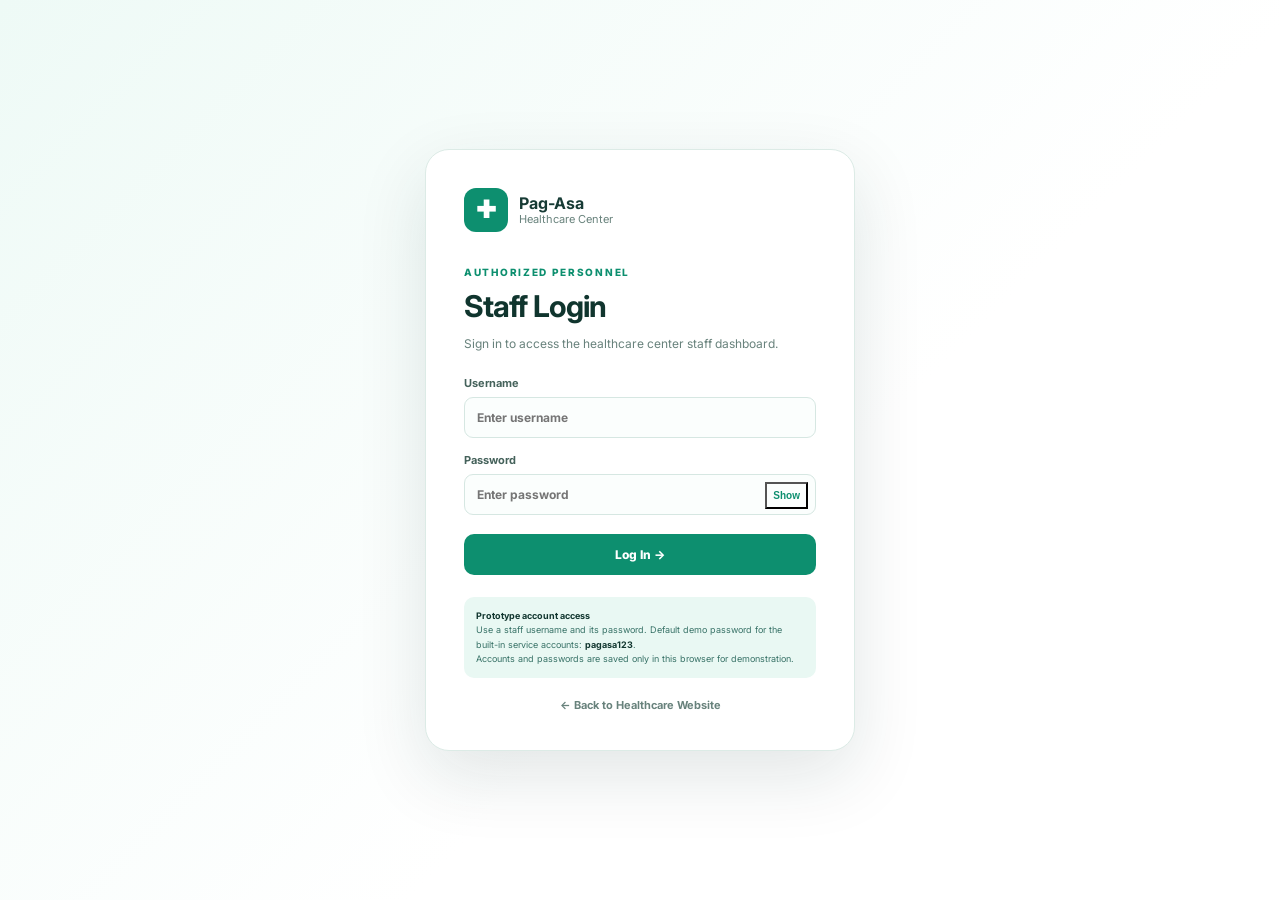
<file: login.html>
<!DOCTYPE html>
<html lang="en">
<head>
<meta charset="UTF-8">
<meta name="viewport" content="width=device-width,initial-scale=1">
<title>Staff Login | Pag-Asa Healthcare</title>
<link rel="preconnect" href="https://fonts.googleapis.com">
<link rel="preconnect" href="https://fonts.gstatic.com" crossorigin>
<link href="https://fonts.googleapis.com/css2?family=Inter:wght@400;500;600;700;800&display=swap" rel="stylesheet">
<style>
:root{--green:#0d8f6f;--dark:#10352e;--mint:#e9f8f3;--text:#173b35;--muted:#68827c;--line:#dcebe6}
*{box-sizing:border-box}body{margin:0;min-height:100vh;font-family:Inter,Arial,sans-serif;color:var(--text);background:linear-gradient(135deg,#eefaf6,#fff 60%);display:grid;place-items:center;padding:20px}
.login-card{width:min(430px,100%);background:#fff;border:1px solid var(--line);border-radius:24px;padding:38px;box-shadow:0 25px 70px rgba(16,53,46,.12)}
.brand{display:flex;align-items:center;gap:11px;margin-bottom:28px}.brand-icon{width:44px;height:44px;border-radius:12px;background:var(--green);color:#fff;display:grid;place-items:center;font-size:24px;font-weight:800}.brand strong,.brand span{display:block;line-height:1.15}.brand strong{font-size:16px}.brand span{font-size:11px;color:var(--muted)}
.kicker{font-size:10px;font-weight:800;letter-spacing:1.7px;color:var(--green)}h1{font-size:30px;letter-spacing:-1px;color:var(--dark);margin:8px 0}.intro{font-size:12px;color:var(--muted);margin-bottom:25px}
form{display:grid;gap:15px}label{font-size:11px;font-weight:700;color:#45625b}input{display:block;width:100%;margin-top:7px;border:1px solid #d6e7e2;border-radius:9px;padding:12px;font:inherit;font-size:12px;outline:none;background:#fbfefd}input:focus{border-color:var(--green);box-shadow:0 0 0 3px var(--mint)}
.password-wrap{position:relative}.password-wrap input{padding-right:65px}.toggle{position:absolute;right:8px;bottom:6px;background:transparent;color:var(--green);font-size:10px;font-weight:700;padding:6px}
button.login{width:100%;border:0;background:var(--green);color:#fff;padding:13px;border-radius:10px;font:inherit;font-size:12px;font-weight:800;cursor:pointer;margin-top:4px}.error{display:none;background:#fff0f0;color:#b44c4c;border:1px solid #f1d0d0;border-radius:9px;padding:10px;font-size:10px;font-weight:700}.error.show{display:block}.back{display:block;text-align:center;margin-top:20px;color:var(--muted);font-size:11px;font-weight:700;text-decoration:none}.back:hover{color:var(--green)}
.demo{margin-top:22px;padding:12px;border-radius:10px;background:var(--mint);font-size:9px;color:#387267;line-height:1.6}.demo strong{color:var(--dark)}
</style>
</head>
<body>
<main class="login-card">
  <div class="brand"><div class="brand-icon">✚</div><div><strong>Pag-Asa</strong><span>Healthcare Center</span></div></div>
  <span class="kicker">AUTHORIZED PERSONNEL</span>
  <h1>Staff Login</h1>
  <p class="intro">Sign in to access the healthcare center staff dashboard.</p>
  <form id="loginForm">
    <label>Username<input id="username" type="text" autocomplete="username" placeholder="Enter username" required></label>
    <label>Password<div class="password-wrap"><input id="password" type="password" autocomplete="current-password" placeholder="Enter password" required><button class="toggle" type="button" onclick="togglePassword()">Show</button></div></label>
    <div id="error" class="error">Invalid username or password.</div>
    <button class="login" type="submit">Log In →</button>
  </form>
  <div class="demo"><strong>Prototype account access</strong><br>Use a staff username and its password. Default demo password for the built-in service accounts: <strong>pagasa123</strong>.<br>Accounts and passwords are saved only in this browser for demonstration.</div>
  <a class="back" href="index.html">← Back to Healthcare Website</a>
</main>
<script>
(function(){
const roles=['Midwife','Med Corner Staff','Immunization Staff','Family Planning Staff','Doctor / Checkup','TB Program Staff','Maternal / Postpartum Staff'];
const usernameFor=role=>role.toLowerCase().replace(/[^a-z]+/g,'.').replace(/^\\.|\\.$/g,'');
const seed=()=>({patients:[],appointments:[],queue:[],announcements:[],notifications:[],services:['Doctor / Checkup','Immunization','Family Planning','TB Program','Maternal / Postpartum Checkup','Med Corner','Child Health','Health Records'],settings:{center:'Pag-Asa Healthcare Center'},accounts:roles.map((role,i)=>({id:i+1,name:role,username:usernameFor(role),role,status:'Active',password:'pagasa123'}))});
function getData(){let d;try{d=JSON.parse(localStorage.getItem('pagasaDashboardData')||'null')}catch(e){d=null}if(!d)d=seed();if(!Array.isArray(d.accounts))d.accounts=seed().accounts;d.accounts.forEach(a=>{if(!a.password)a.password='pagasa123';if(!a.status)a.status='Active'});localStorage.setItem('pagasaDashboardData',JSON.stringify(d));return d;}
if(sessionStorage.getItem('staffLoggedIn')==='true')location.replace('dashboard.html');
window.togglePassword=function(){const p=document.getElementById('password'),b=document.querySelector('.toggle');p.type=p.type==='password'?'text':'password';b.textContent=p.type==='password'?'Show':'Hide'};
document.getElementById('loginForm').addEventListener('submit',function(e){
e.preventDefault();const u=document.getElementById('username').value.trim().toLowerCase(),p=document.getElementById('password').value,error=document.getElementById('error');
const d=getData();let account=null;
if(u==='staff'&&p==='pagasa123')account={name:'Health Staff',role:'Administrator',username:'staff'};
else account=d.accounts.find(a=>String(a.username).toLowerCase()===u&&a.password===p&&a.status==='Active');
if(account){sessionStorage.setItem('staffLoggedIn','true');sessionStorage.setItem('staffName',account.name);sessionStorage.setItem('staffRole',account.role||'Staff');sessionStorage.setItem('staffUsername',account.username);location.replace('dashboard.html');}
else{error.textContent='Invalid login, or this account is inactive. Check the username and password.';error.classList.add('show');}
});
})();
</script>
</body>
</html>
</file>
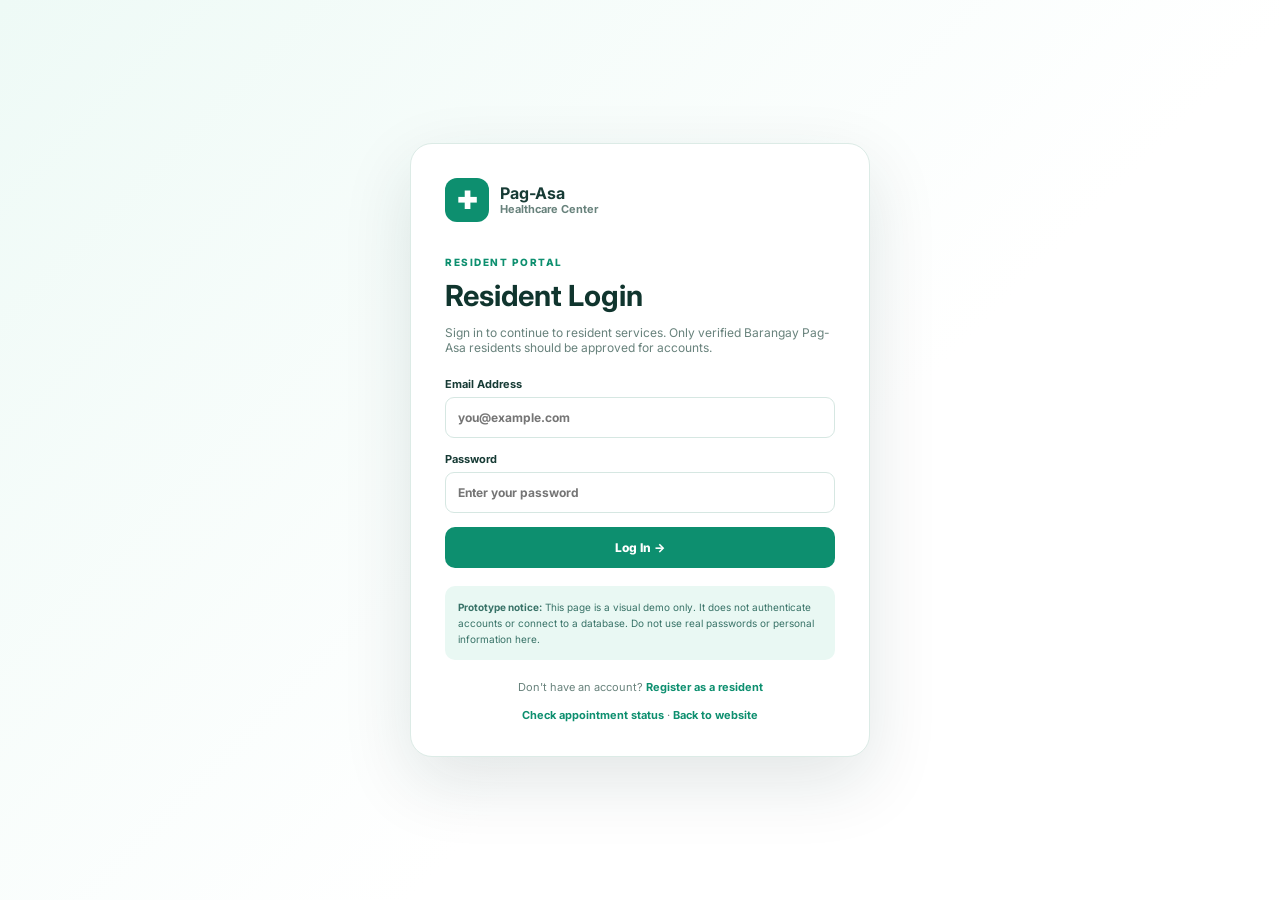
<file: resident-login.html>
<!DOCTYPE html>
<html lang="en"><head><meta charset="UTF-8"><meta name="viewport" content="width=device-width,initial-scale=1">
<title>Resident Login | Pag-Asa Healthcare Center</title>
<link rel="preconnect" href="https://fonts.googleapis.com"><link rel="preconnect" href="https://fonts.gstatic.com" crossorigin><link href="https://fonts.googleapis.com/css2?family=Inter:wght@400;500;600;700;800&display=swap" rel="stylesheet">
<style>
:root{--green:#0d8f6f;--dark:#10352e;--mint:#e9f8f3;--text:#173b35;--muted:#68827c;--line:#dcebe6}*{box-sizing:border-box}body{margin:0;min-height:100vh;font-family:Inter,Arial,sans-serif;color:var(--text);background:linear-gradient(135deg,#eefaf6,#fff 60%);display:grid;place-items:center;padding:20px}.card{width:min(460px,100%);background:#fff;border:1px solid var(--line);border-radius:22px;padding:34px;box-shadow:0 25px 70px rgba(16,53,46,.12)}.brand{display:flex;align-items:center;gap:11px;margin-bottom:28px;text-decoration:none;color:inherit}.brand-icon{width:44px;height:44px;border-radius:12px;background:var(--green);color:white;display:grid;place-items:center;font-size:24px;font-weight:800}.brand strong,.brand span{display:block;line-height:1.2}.brand span{font-size:11px;color:var(--muted)}.kicker{font-size:10px;font-weight:800;letter-spacing:1.5px;color:var(--green)}h1{font-size:29px;color:var(--dark);margin:8px 0}.intro{font-size:12px;color:var(--muted)}form{display:grid;gap:14px;margin-top:22px}label{font-size:11px;font-weight:700}input{display:block;width:100%;margin-top:6px;border:1px solid #d6e7e2;border-radius:9px;padding:12px;font:inherit;font-size:12px}.primary{width:100%;background:var(--green);color:white;padding:13px;border:0;border-radius:10px;font:inherit;font-size:12px;font-weight:800;cursor:pointer}.notice{margin-top:18px;padding:13px;border-radius:10px;background:var(--mint);font-size:10px;line-height:1.6;color:#387267}.links{text-align:center;margin-top:20px;font-size:11px;color:var(--muted)}a{color:var(--green);font-weight:700;text-decoration:none}.message{display:none;margin-top:14px;padding:12px;border-radius:9px;background:#fff5df;color:#936719;font-size:11px}.message.show{display:block}
</style></head><body><main class="card">
<a href="index.html" class="brand"><div class="brand-icon">✚</div><div><strong>Pag-Asa</strong><span>Healthcare Center</span></div></a>
<span class="kicker">RESIDENT PORTAL</span><h1>Resident Login</h1><p class="intro">Sign in to continue to resident services. Only verified Barangay Pag-Asa residents should be approved for accounts.</p>
<form id="residentLogin"><label>Email Address<input type="email" id="email" required autocomplete="username" placeholder="you@example.com"></label><label>Password<input type="password" id="password" required autocomplete="current-password" placeholder="Enter your password"></label><button class="primary" type="submit">Log In →</button></form>
<div id="message" class="message" role="status"></div>
<div class="notice"><strong>Prototype notice:</strong> This page is a visual demo only. It does not authenticate accounts or connect to a database. Do not use real passwords or personal information here.</div>
<div class="links">Don't have an account? <a href="resident-register.html">Register as a resident</a><br><br><a href="status.html">Check appointment status</a> · <a href="index.html">Back to website</a></div>
</main><script>document.getElementById('residentLogin').addEventListener('submit',function(e){e.preventDefault();const m=document.getElementById('message');m.textContent='Prototype only: login cannot be verified on GitHub Pages. In the working XAMPP/PHP version, your account must be approved by staff before access is granted.';m.classList.add('show');});</script></body></html>
</file>
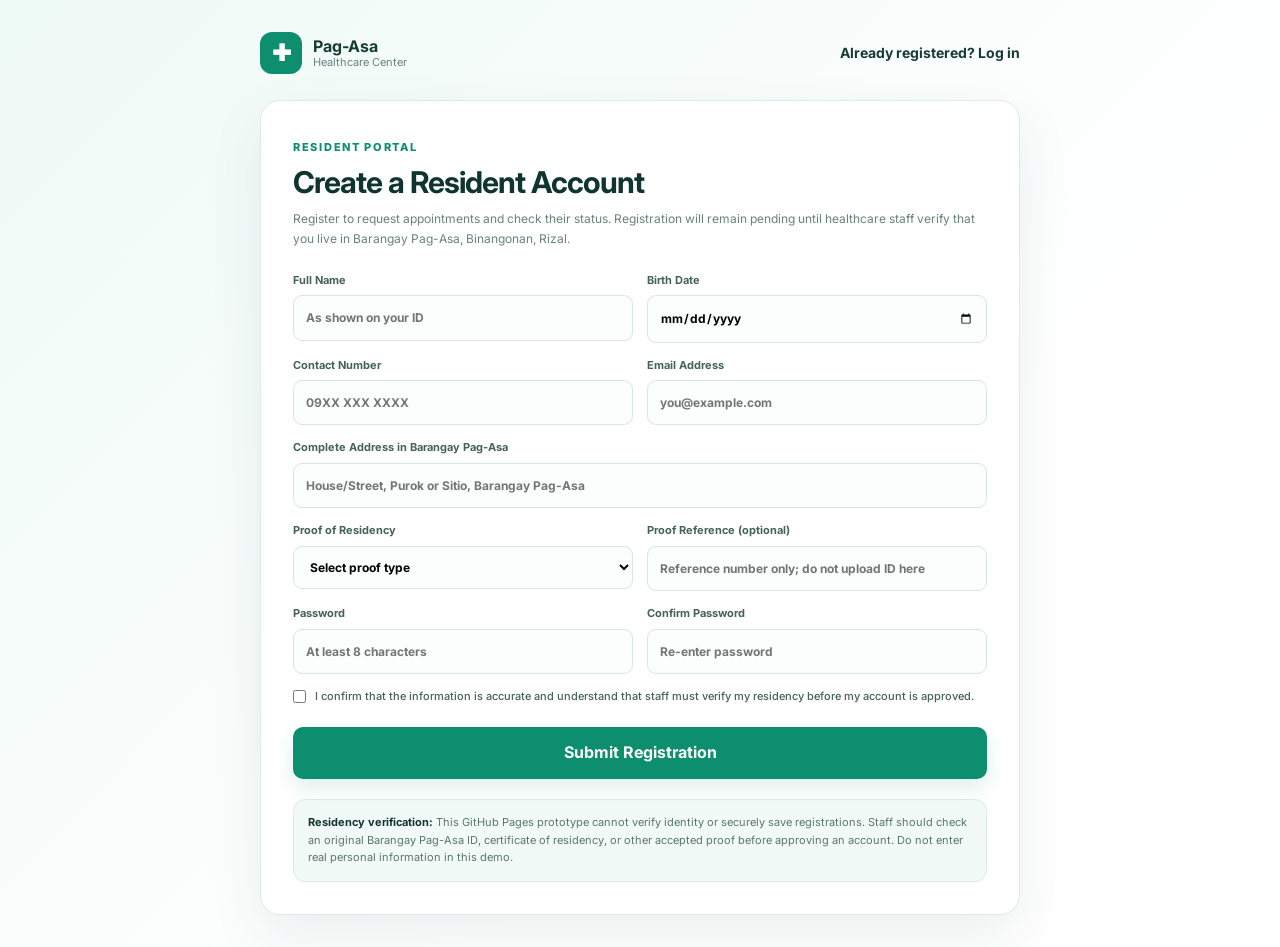
<file: resident-register.html>
<!DOCTYPE html>
<html lang="en">
<head>
<meta charset="UTF-8"><meta name="viewport" content="width=device-width,initial-scale=1">
<title>Resident Registration | Pag-Asa Healthcare Center</title>
<link rel="preconnect" href="https://fonts.googleapis.com"><link rel="preconnect" href="https://fonts.gstatic.com" crossorigin>
<link href="https://fonts.googleapis.com/css2?family=Inter:wght@400;500;600;700;800&display=swap" rel="stylesheet">
<link rel="stylesheet" href="style.css">
<style>
.access-page{min-height:100vh;padding:32px 6%;background:linear-gradient(135deg,#eefaf6,#fff 65%)}
.access-wrap{max-width:760px;margin:0 auto}.access-top{display:flex;justify-content:space-between;align-items:center;margin-bottom:26px}
.access-card{background:#fff;border:1px solid var(--line);border-radius:20px;padding:32px;box-shadow:0 20px 55px rgba(16,53,46,.08)}
.access-card h1{font-size:30px;color:var(--dark);letter-spacing:-1px;margin:8px 0}.access-card>p{font-size:12px;color:var(--muted)}
.access-form{display:grid;grid-template-columns:1fr 1fr;gap:14px;margin-top:24px}.access-form .wide{grid-column:1/-1}
.access-form label{font-size:11px;font-weight:700;color:#45625b}.access-form input,.access-form select{display:block;width:100%;margin-top:6px;border:1px solid #d6e7e2;border-radius:9px;padding:12px;font:inherit;font-size:12px;background:#fbfefd}
.notice{background:#f2faf7;border:1px solid #dcebe6;border-radius:12px;padding:14px;margin-top:20px;font-size:11px;color:#58766e}.notice strong{color:var(--dark)}
.result{display:none;margin-top:18px;padding:16px;border-radius:12px;background:#e9f8f3;color:#08775d;font-size:12px}.result.show{display:block}
@media(max-width:600px){.access-form{grid-template-columns:1fr}.access-form .wide{grid-column:auto}.access-top{gap:12px}.access-card{padding:22px}}
</style>
</head>
<body><main class="access-page"><div class="access-wrap">
<header class="access-top"><a href="index.html" class="brand"><div class="brand-icon">✚</div><div><strong>Pag-Asa</strong><span>Healthcare Center</span></div></a><a class="secondary" href="resident-login.html">Already registered? Log in</a></header>
<section class="access-card">
<span class="kicker">RESIDENT PORTAL</span><h1>Create a Resident Account</h1>
<p>Register to request appointments and check their status. Registration will remain pending until healthcare staff verify that you live in Barangay Pag-Asa, Binangonan, Rizal.</p>
<form class="access-form" id="residentRegister">
<label>Full Name<input name="fullName" required autocomplete="name" placeholder="As shown on your ID"></label>
<label>Birth Date<input name="birthDate" type="date" required></label>
<label>Contact Number<input name="contact" type="tel" required placeholder="09XX XXX XXXX"></label>
<label>Email Address<input name="email" type="email" required placeholder="you@example.com"></label>
<label class="wide">Complete Address in Barangay Pag-Asa<input name="address" required placeholder="House/Street, Purok or Sitio, Barangay Pag-Asa"></label>
<label>Proof of Residency<select name="proof" required><option value="">Select proof type</option><option>Barangay ID</option><option>Barangay Certificate of Residency</option><option>Other government-issued ID showing address</option><option>To be verified in person</option></select></label>
<label>Proof Reference (optional)<input name="reference" placeholder="Reference number only; do not upload ID here"></label>
<label>Password<input name="password" type="password" minlength="8" required autocomplete="new-password" placeholder="At least 8 characters"></label>
<label>Confirm Password<input name="confirmPassword" type="password" minlength="8" required autocomplete="new-password" placeholder="Re-enter password"></label>
<label class="wide" style="display:flex;gap:9px;align-items:flex-start;font-weight:500"><input style="width:auto;margin:2px 0 0" type="checkbox" required> I confirm that the information is accurate and understand that staff must verify my residency before my account is approved.</label>
<div class="wide"><button class="primary full" type="submit">Submit Registration</button><div id="registrationResult" class="result" role="status"></div></div>
</form>
<div class="notice"><strong>Residency verification:</strong> This GitHub Pages prototype cannot verify identity or securely save registrations. Staff should check an original Barangay Pag-Asa ID, certificate of residency, or other accepted proof before approving an account. Do not enter real personal information in this demo.</div>
</section></div></main>
<script>
document.getElementById('residentRegister').addEventListener('submit',function(e){
 e.preventDefault();
 const f=e.currentTarget;
 if(f.password.value!==f.confirmPassword.value){alert('Passwords do not match. Please try again.');return;}
 const out=document.getElementById('registrationResult');
 out.textContent='Registration form validated for prototype. Status: PENDING VERIFICATION. No information has been saved or sent. In the working system, healthcare staff must verify your residency before account approval.';
 out.classList.add('show');
 f.reset();
});
</script></body></html>
</file>
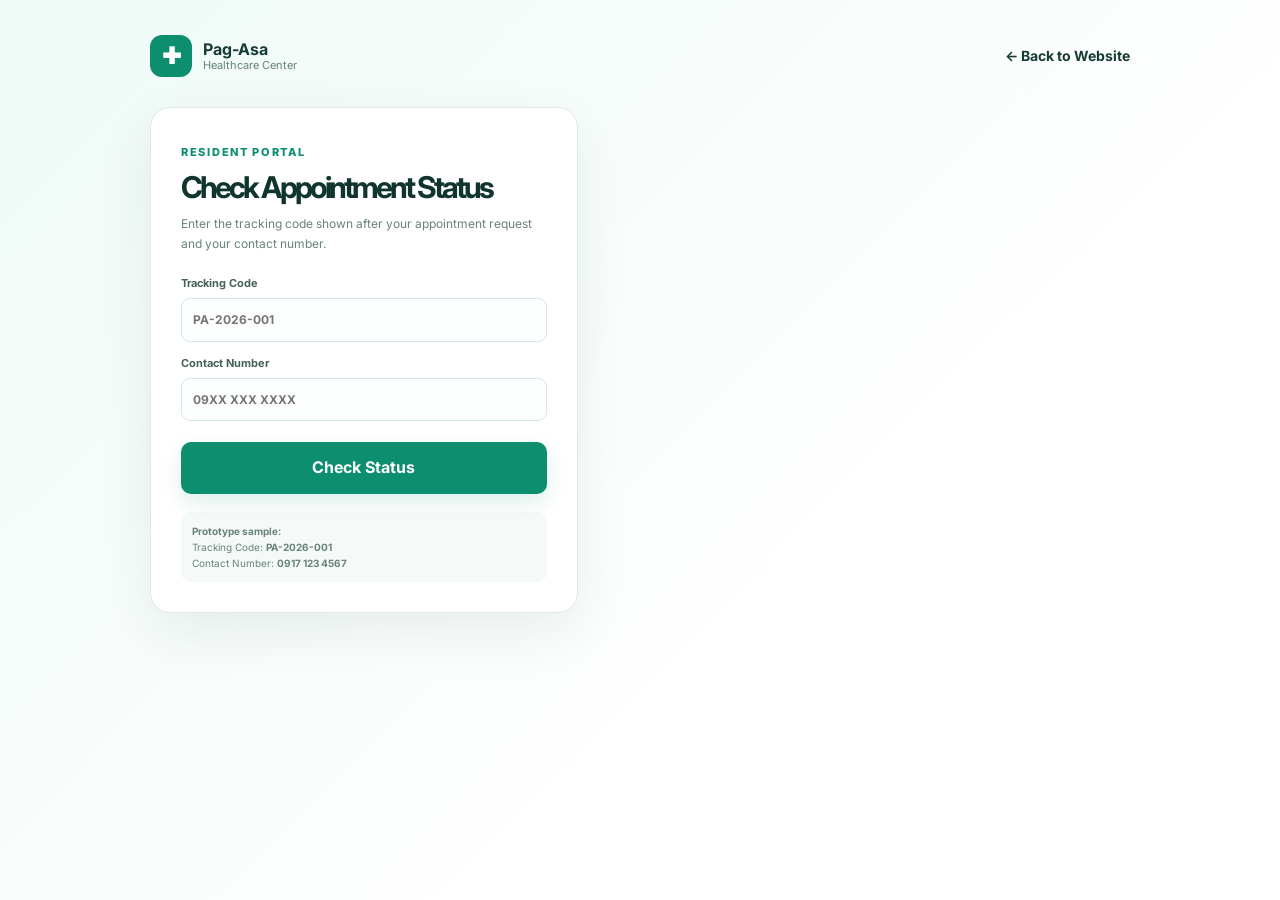
<file: status.html>
<!DOCTYPE html>
<html lang="en">
<head>
<meta charset="UTF-8">
<meta name="viewport" content="width=device-width,initial-scale=1">
<title>Check Appointment Status | Pag-Asa Healthcare</title>
<link rel="preconnect" href="https://fonts.googleapis.com">
<link rel="preconnect" href="https://fonts.gstatic.com" crossorigin>
<link href="https://fonts.googleapis.com/css2?family=Inter:wght@400;500;600;700;800&display=swap" rel="stylesheet">
<link rel="stylesheet" href="style.css">
<style>
.status-page{min-height:100vh;background:linear-gradient(135deg,#eefaf6,#fff 65%);padding:35px 7%}
.status-shell{max-width:980px;margin:0 auto}
.status-top{display:flex;justify-content:space-between;align-items:center;margin-bottom:30px}
.status-card{background:#fff;border:1px solid var(--line);border-radius:20px;padding:30px;box-shadow:0 20px 55px rgba(16,53,46,.08)}
.status-layout{display:grid;grid-template-columns:1fr 1.25fr;gap:18px}
.status-form h1{font-size:30px;color:var(--dark);margin:8px 0}
.status-form p{font-size:12px;color:var(--muted)}
.result{display:none}
.result.show{display:block}
.big-status{padding:18px;border-radius:14px;background:var(--mint);margin:18px 0}
.big-status small,.big-status strong{display:block}
.big-status small{font-size:10px;color:var(--muted);font-weight:700}
.big-status strong{font-size:24px;color:var(--green);margin-top:3px}
.info-row{display:flex;justify-content:space-between;border-bottom:1px solid #eef4f2;padding:12px 0;font-size:11px}
.info-row span:first-child{color:var(--muted)}
.queue-box{margin-top:18px;padding:20px;border:1px solid var(--line);border-radius:14px;text-align:center}
.queue-box .number{font-size:40px;font-weight:800;color:var(--dark)}
.timeline{margin-top:18px;display:grid;gap:10px}
.timeline div{display:flex;gap:10px;align-items:center;font-size:11px}
.dot{width:10px;height:10px;border-radius:50%;background:#c9d8d4}
.dot.active{background:var(--green)}
.demo-note{font-size:10px;color:#68827c;background:#f5faf8;border-radius:10px;padding:11px;margin-top:18px}
@media(max-width:750px){.status-layout{grid-template-columns:1fr}.status-top{align-items:flex-start;gap:15px}.status-top .secondary{display:none}}
</style>
</head>
<body>
<div class="status-page">
<div class="status-shell">
<header class="status-top">
  <a href="index.html" class="brand">
    <div class="brand-icon">✚</div>
    <div><strong>Pag-Asa</strong><span>Healthcare Center</span></div>
  </a>
  <a class="secondary" href="index.html">← Back to Website</a>
</header>

<div class="status-layout">
<section class="status-card status-form">
  <span class="kicker">RESIDENT PORTAL</span>
  <h1>Check Appointment Status</h1>
  <p>Enter the tracking code shown after your appointment request and your contact number.</p>

  <form id="statusForm">
    <label>Tracking Code
      <input id="tracking" required placeholder="PA-2026-001">
    </label>
    <label>Contact Number
      <input id="contact" required placeholder="09XX XXX XXXX">
    </label>
    <button class="primary full" type="submit">Check Status</button>
  </form>

  <div class="demo-note">
    <strong>Prototype sample:</strong><br>
    Tracking Code: <strong>PA-2026-001</strong><br>
    Contact Number: <strong>0917 123 4567</strong>
  </div>
</section>

<section class="status-card result" id="result">
  <span class="kicker">APPOINTMENT DETAILS</span>
  <h2 style="margin:8px 0;color:var(--dark);">Maria Santos</h2>
  <p style="font-size:11px;color:var(--muted);">Tracking Code: PA-2026-001</p>

  <div class="big-status">
    <small>APPOINTMENT STATUS</small>
    <strong>Confirmed</strong>
  </div>

  <div class="info-row"><span>Service</span><strong>General Consultation</strong></div>
  <div class="info-row"><span>Date</span><strong>September 15, 2026</strong></div>
  <div class="info-row"><span>Time</span><strong>9:00 AM</strong></div>

  <div class="queue-box">
    <span class="kicker">QUEUE STATUS</span>
    <div class="number">Q-003</div>
    <strong>Waiting</strong>
    <p style="font-size:10px;color:var(--muted);margin:4px 0 0;">Please wait for your number to be called.</p>
  </div>

  <div class="timeline">
    <div><span class="dot active"></span><strong>Appointment submitted</strong></div>
    <div><span class="dot active"></span><strong>Appointment confirmed</strong></div>
    <div><span class="dot active"></span><strong>Checked in — Q-003</strong></div>
    <div><span class="dot"></span><span>Now serving</span></div>
    <div><span class="dot"></span><span>Completed</span></div>
  </div>
</section>
</div>
</div>
</div>

<script>
document.getElementById('statusForm').addEventListener('submit',function(e){
  e.preventDefault();
  const code=document.getElementById('tracking').value.trim().toUpperCase();
  const contact=document.getElementById('contact').value.trim();
  const result=document.getElementById('result');
  if(code==='PA-2026-001' && contact==='0917 123 4567'){
    result.classList.add('show');
  }else{
    alert('Prototype sample only. Use PA-2026-001 and 0917 123 4567.');
    result.classList.remove('show');
  }
});
</script>
</body>
</html>
</file>
<file: style.css>
:root{--green:#0d8f6f;--dark:#10352e;--mint:#e9f8f3;--text:#173b35;--muted:#68827c;--white:#fff;--line:#dcebe6}*{box-sizing:border-box}html{scroll-behavior:smooth}body{margin:0;font-family:Inter,Arial,sans-serif;color:var(--text);background:#fbfefd;line-height:1.6}a{text-decoration:none;color:inherit}button{font:inherit;border:0;cursor:pointer}.navbar{height:76px;display:flex;align-items:center;justify-content:space-between;padding:0 6%;background:#fff;border-bottom:1px solid #edf3f1;position:sticky;top:0;z-index:20}.brand{display:flex;align-items:center;gap:11px}.brand-icon{width:42px;height:42px;border-radius:12px;background:var(--green);color:#fff;display:grid;place-items:center;font-size:23px;font-weight:800}.brand strong,.brand span{display:block;line-height:1.15}.brand strong{font-size:16px}.brand span{font-size:11px;color:var(--muted)}nav{display:flex;gap:27px;font-size:13px;font-weight:600;color:#4f6c65}nav a:hover{color:var(--green)}.nav-btn,.primary{background:var(--green);color:white;padding:13px 20px;border-radius:10px;font-weight:700;box-shadow:0 8px 20px rgba(13,143,111,.14)}.nav-btn:hover,.primary:hover{transform:translateY(-1px)}.menu{display:none;background:none;font-size:25px}.hero{min-height:590px;padding:75px 9%;display:flex;align-items:center;justify-content:space-between;background:linear-gradient(115deg,#f0fbf7 0%,#fff 65%);gap:50px}.hero-content{max-width:650px}.eyebrow,.kicker{font-size:11px;font-weight:800;letter-spacing:1.7px;color:var(--green)}h1{font-size:clamp(43px,6vw,72px);line-height:1.03;letter-spacing:-3px;margin:16px 0 22px;color:var(--dark)}h1 span{color:var(--green)}.hero p{font-size:17px;color:var(--muted);max-width:560px}.hero-actions{display:flex;align-items:center;gap:25px;margin:30px 0}.primary span{margin-left:10px}.secondary{font-weight:700;font-size:14px}.trust{display:flex;align-items:center;gap:12px;margin-top:35px}.avatars{display:flex}.avatars i{font-style:normal;width:38px;height:38px;background:white;border:2px solid #dff1eb;border-radius:50%;display:grid;place-items:center;margin-right:-8px;font-size:18px}.trust strong,.trust small{display:block}.trust strong{font-size:12px}.trust small{font-size:11px;color:var(--muted)}.hero-card{width:310px;background:#fff;border:1px solid var(--line);border-radius:24px;padding:35px;box-shadow:0 25px 60px rgba(16,53,46,.1);text-align:center}.pulse{width:68px;height:68px;border-radius:50%;background:var(--mint);color:var(--green);display:grid;place-items:center;font-size:28px;margin:0 auto 20px}.hero-card h3{margin:0;font-size:20px}.hero-card p{margin:4px 0;color:var(--muted);font-size:13px}.hero-card>strong{font-size:17px}.hero-card hr{border:0;border-top:1px solid var(--line);margin:23px 0}.status{font-size:12px;font-weight:700;color:var(--green)}.status span{display:inline-block;width:7px;height:7px;border-radius:50%;background:#27b77e;margin-right:5px}.stats{display:grid;grid-template-columns:repeat(4,1fr);background:var(--dark);color:white;padding:28px 10%}.stats div{text-align:center;border-right:1px solid rgba(255,255,255,.12)}.stats div:last-child{border:0}.stats strong,.stats span{display:block}.stats strong{font-size:25px}.stats span{font-size:11px;color:#a9c4bd}.section{padding:90px 9%}.section-heading{display:flex;justify-content:space-between;align-items:end;margin-bottom:40px;gap:30px}.section-heading h2,.about h2,.cta h2{font-size:38px;line-height:1.1;letter-spacing:-1.5px;margin:10px 0 0;color:var(--dark)}.section-heading p{max-width:410px;color:var(--muted);font-size:14px}.service-grid{display:grid;grid-template-columns:repeat(3,1fr);gap:18px}.service-grid article{padding:28px;border:1px solid var(--line);border-radius:18px;background:#fff}.icon{width:48px;height:48px;border-radius:13px;background:var(--mint);display:grid;place-items:center;font-size:23px}.service-grid h3{margin:18px 0 8px;font-size:17px}.service-grid p{color:var(--muted);font-size:13px;min-height:62px}.service-grid a{color:var(--green);font-size:12px;font-weight:800}.about{display:grid;grid-template-columns:1fr 1fr;gap:75px;align-items:center;background:#f1faf7}.about-art{height:390px;border-radius:28px;background:linear-gradient(145deg,#d8f3eb,#8bd5c0);display:grid;place-items:center;position:relative;overflow:hidden}.cross{font-size:180px;color:white;opacity:.9}.about-badge{position:absolute;bottom:24px;right:24px;background:white;padding:17px 22px;border-radius:15px;box-shadow:0 10px 25px rgba(16,53,46,.12)}.about-badge strong{display:block;font-size:13px}.about-badge span{font-size:11px;color:var(--green)}.about p{color:var(--muted);font-size:14px}.checks{display:grid;gap:9px;margin-top:22px;font-size:13px;font-weight:700}.announcement-grid{display:grid;grid-template-columns:repeat(3,1fr);gap:18px}.announcement-grid article{padding:28px;border-radius:18px;background:#f7fbfa;border:1px solid var(--line)}.tag{font-size:9px;font-weight:800;letter-spacing:1.2px;color:var(--green)}.announcement-grid h3{font-size:18px;margin:12px 0 8px}.announcement-grid p{font-size:13px;color:var(--muted)}.announcement-grid small{font-size:10px;color:#8ba09a}.cta{margin:20px 9% 90px;padding:55px 65px;background:var(--green);color:#fff;border-radius:24px;display:flex;justify-content:space-between;align-items:center;gap:30px}.cta .kicker{color:#b9f0df}.cta h2{color:white}.cta p{font-size:13px;opacity:.82}.light{background:#fff;color:var(--green);box-shadow:none}.full{width:100%;margin-top:8px}.footer-brand{max-width:290px}footer{background:#102f29;color:#d8e8e3;padding:65px 9% 30px;display:grid;grid-template-columns:2fr 1fr 1.5fr 1.5fr;gap:35px;position:relative}footer .brand strong{color:white}footer h4{color:white;font-size:12px;margin:0 0 16px}footer a,footer p{display:block;color:#a9c4bd;font-size:11px;margin:7px 0}.emergency{color:#f4c5c5!important}.copyright{grid-column:1/-1;border-top:1px solid rgba(255,255,255,.1);padding-top:22px;margin-top:15px;font-size:10px;color:#7e9c95}.modal{display:none;position:fixed;inset:0;background:rgba(6,28,23,.62);z-index:50;padding:20px;overflow:auto}.modal.show{display:grid;place-items:center}.modal-box{background:#fff;width:min(540px,100%);border-radius:20px;padding:34px;position:relative}.close{position:absolute;right:18px;top:15px;background:#f0f5f3;width:35px;height:35px;border-radius:50%;font-size:24px;color:var(--muted)}.modal-box h2{margin:8px 0;font-size:27px;color:var(--dark)}.modal-box>p{font-size:12px;color:var(--muted)}form{display:grid;gap:13px;margin-top:22px}label{font-size:11px;font-weight:700;color:#45625b}input,select,textarea{display:block;width:100%;margin-top:6px;border:1px solid #d6e7e2;border-radius:9px;padding:11px;font:inherit;font-size:12px;outline:none;background:#fbfefd}.form-row{display:grid;grid-template-columns:1fr 1fr;gap:12px}.success{margin-top:20px;padding:14px;border-radius:10px;background:var(--mint);color:#08775d;font-size:12px;font-weight:700}.dashboard-body{background:#f5f9f7;display:flex;min-height:100vh}.sidebar{width:245px;background:#10352e;color:#d7e9e4;min-height:100vh;padding:25px 16px;position:fixed;left:0;top:0;bottom:0;display:flex;flex-direction:column}.sidebar .brand{padding:0 10px 28px}.sidebar .brand strong{color:#fff}.side-label{font-size:9px;letter-spacing:1.4px;color:#78958d;font-weight:800;padding:16px 13px 8px}.sidebar>a{padding:11px 13px;border-radius:9px;font-size:12px;margin:2px 0;color:#a9c4bd;display:flex;gap:12px;align-items:center}.sidebar>a:hover,.sidebar>a.active{background:#1c5147;color:#fff}.sidebar-bottom{margin-top:auto}.user-mini{border-top:1px solid rgba(255,255,255,.1);padding:18px 10px;display:flex;gap:10px;align-items:center}.user-mini strong,.user-mini small{display:block}.user-mini strong{font-size:11px;color:white}.user-mini small{font-size:9px;color:#89a79f}.sidebar-bottom button{background:transparent;color:#8ba9a2;font-size:10px;padding:10px}.dash-main{margin-left:245px;width:calc(100% - 245px);padding:38px 4.5%}.dash-header{display:flex;justify-content:space-between;align-items:center;margin-bottom:30px}.dash-header h1{font-size:30px;letter-spacing:-1px;margin:8px 0;color:var(--dark)}.dash-header p{margin:0;color:var(--muted);font-size:12px}.header-actions{display:flex;gap:10px}.notification,.profile{background:#fff;border:1px solid var(--line);padding:10px 13px;border-radius:9px;color:var(--text);font-size:11px}.metric-grid{display:grid;grid-template-columns:repeat(4,1fr);gap:15px;margin-bottom:20px}.metric{background:#fff;border:1px solid var(--line);border-radius:14px;padding:20px;display:flex;gap:14px;align-items:center}.metric-icon{width:42px;height:42px;border-radius:11px;background:var(--mint);color:var(--green);display:grid;place-items:center;font-size:20px}.metric small,.metric strong,.metric em{display:block}.metric small{font-size:10px;color:var(--muted)}.metric strong{font-size:24px;color:var(--dark)}.metric em{font-size:9px;color:#32a576;font-style:normal}.metric em.warn{color:#c78b28}.dash-grid{display:grid;grid-template-columns:1.6fr 1fr;gap:18px;margin-bottom:18px}.panel{background:#fff;border:1px solid var(--line);border-radius:15px;padding:22px;min-width:0}.panel-head{display:flex;justify-content:space-between;align-items:start;margin-bottom:18px}.panel h2{font-size:15px;color:var(--dark);margin:0}.panel-head p{font-size:10px;color:var(--muted);margin:3px 0}.outline{background:#fff;border:1px solid var(--line);border-radius:7px;padding:7px 10px;color:var(--green);font-weight:700;font-size:10px}.table-wrap{overflow:auto}table{width:100%;border-collapse:collapse;font-size:10px}th{text-align:left;color:#8aa19b;font-size:9px;font-weight:600;padding:8px;border-bottom:1px solid var(--line)}td{padding:12px 8px;border-bottom:1px solid #eef4f2;white-space:nowrap}td strong,td small{display:block}td small{font-size:8px;color:#8aa19b}.pill,.stock{display:inline-block;padding:4px 8px;border-radius:20px;font-size:8px;font-weight:700}.pill.green,.stock.ok{background:#e4f7ef;color:#16845f}.pill.blue{background:#e8f1fb;color:#3676ad}.pill.yellow,.stock.medium{background:#fff5df;color:#ae7922}.stock.low{background:#fbeaea;color:#bd5555}.stock-item{display:flex;align-items:center;gap:10px;padding:13px 0;border-bottom:1px solid #eef4f2}.stock-item>div:nth-child(2){flex:1}.stock-icon{width:35px;height:35px;border-radius:9px;background:#f1f7f5;display:grid;place-items:center}.stock-item strong,.stock-item small{display:block}.stock-item strong{font-size:10px}.stock-item small{font-size:8px;color:var(--muted)}.lower{grid-template-columns:1.6fr 1fr}.patient-list>div{display:flex;align-items:center;gap:10px;padding:12px 0;border-bottom:1px solid #eef4f2}.patient-list>div>div{flex:1}.avatar{width:34px;height:34px;border-radius:50%;background:var(--mint);display:grid;place-items:center;font-size:9px;font-weight:800;color:var(--green)}.patient-list strong,.patient-list small{display:block}.patient-list strong{font-size:10px}.patient-list small,.patient-list time{font-size:8px;color:var(--muted)}.quick-grid{display:grid;grid-template-columns:1fr 1fr;gap:10px}.quick-grid button,.quick-grid a{border:1px solid var(--line);background:#fbfefd;border-radius:10px;padding:15px;color:var(--green);font-size:19px;text-align:left;display:block}.quick-grid span{display:block;font-size:9px;font-weight:700;color:var(--text);margin-top:5px}.toast{position:fixed;right:25px;bottom:25px;background:#10352e;color:white;padding:12px 18px;border-radius:9px;font-size:11px;opacity:0;transform:translateY(15px);transition:.25s;z-index:100}.toast.show{opacity:1;transform:translateY(0)}
@media(max-width:900px){nav{display:none}.nav-btn{display:none}.menu{display:block}.hero{padding:60px 7%;flex-direction:column;align-items:flex-start}.hero-card{width:100%;max-width:360px;align-self:center}.stats{padding:25px 5%}.section{padding:65px 7%}.service-grid,.announcement-grid{grid-template-columns:1fr 1fr}.about{grid-template-columns:1fr;gap:35px}.cta{margin:10px 7% 60px;padding:40px;flex-direction:column;align-items:flex-start}.sidebar{width:70px;padding:20px 8px}.sidebar .brand div:not(.brand-icon),.sidebar>a span,.side-label,.sidebar-bottom{display:none}.sidebar .brand{padding:0 6px 25px}.sidebar>a{justify-content:center}.dash-main{margin-left:70px;width:calc(100% - 70px);padding:28px 4%}.metric-grid{grid-template-columns:1fr 1fr}.dash-grid,.lower{grid-template-columns:1fr}}@media(max-width:600px){.navbar{padding:0 5%}.hero{min-height:auto;padding:50px 6%}.hero-actions{flex-direction:column;align-items:flex-start}.stats{grid-template-columns:1fr 1fr;gap:18px}.stats div{border:0}.section-heading{display:block}.section-heading h2,.about h2,.cta h2{font-size:30px}.service-grid,.announcement-grid{grid-template-columns:1fr}.about-art{height:240px}.cta{margin:10px 6% 50px;padding:30px}.dash-header{display:block}.header-actions{margin-top:15px}.metric-grid{grid-template-columns:1fr}.dash-main{padding:22px 4%}.profile{display:none}.form-row{grid-template-columns:1fr}footer{grid-template-columns:1fr}}
</file>
